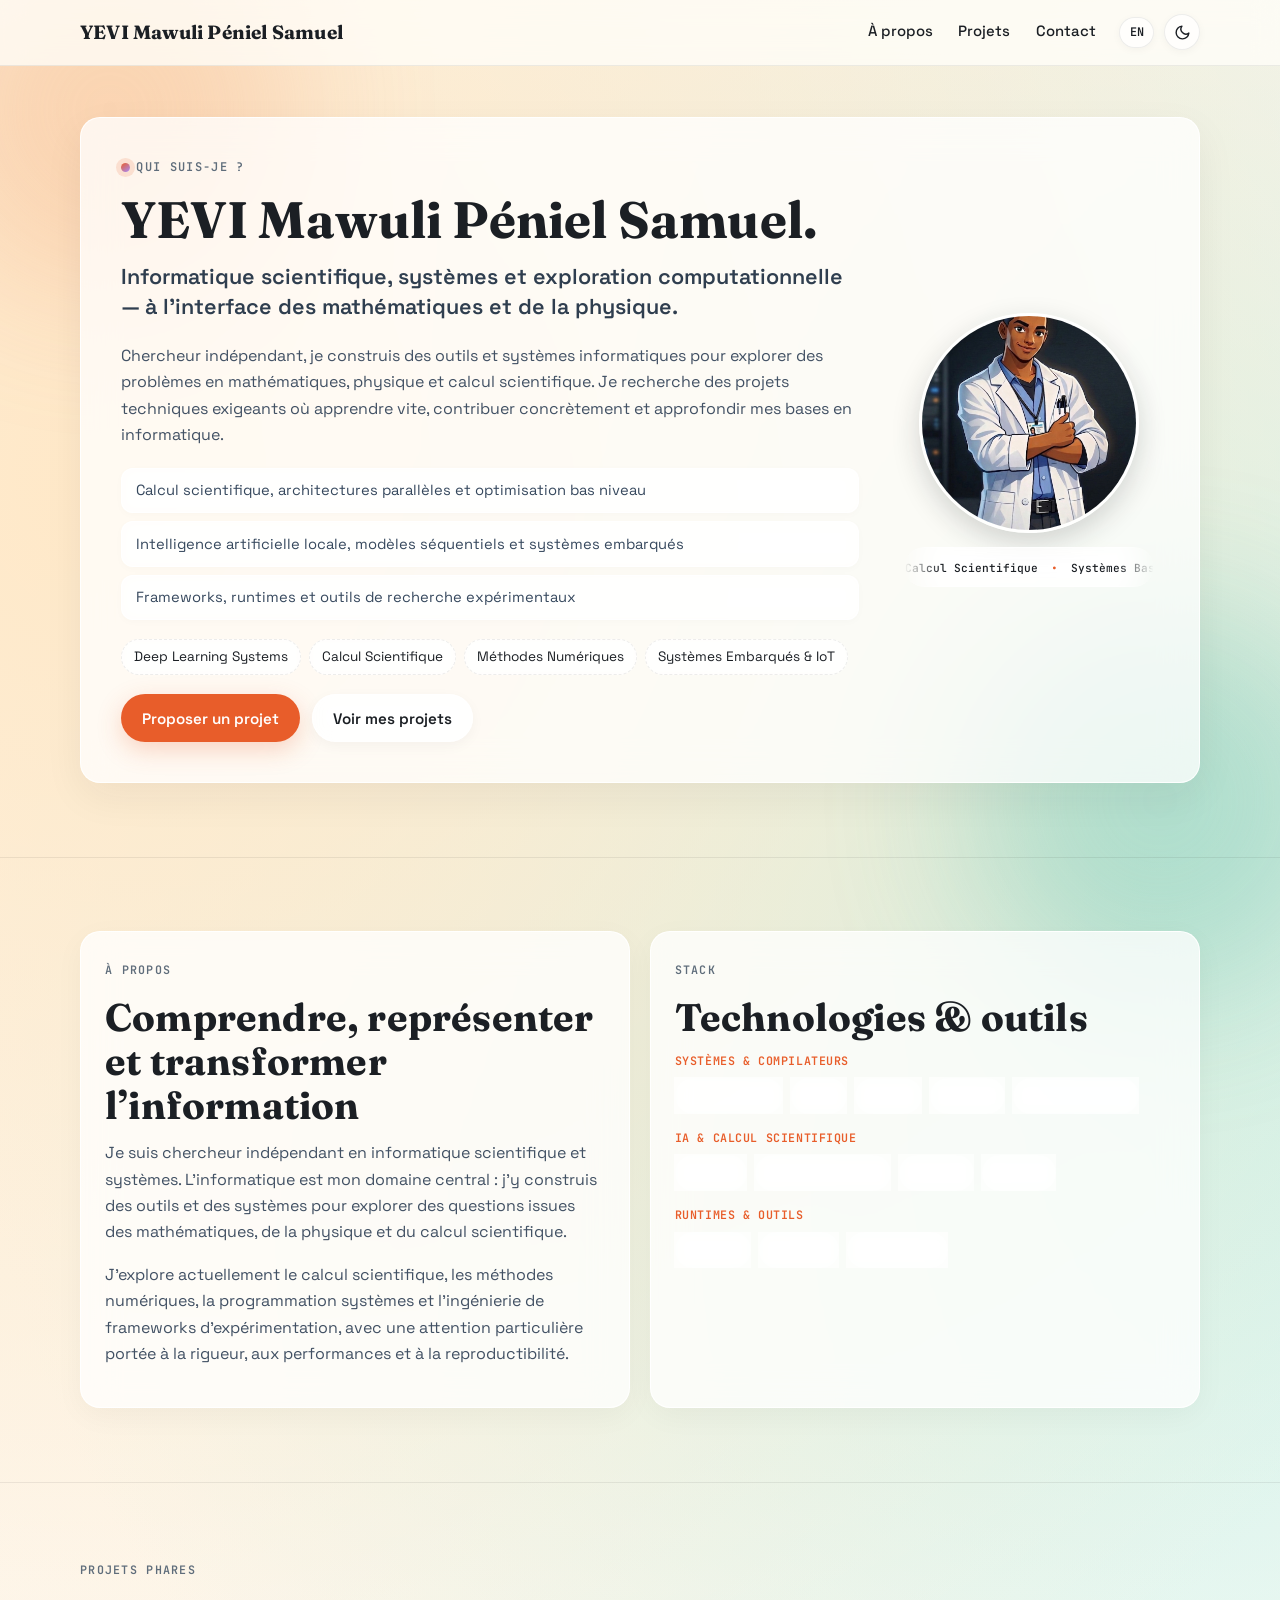
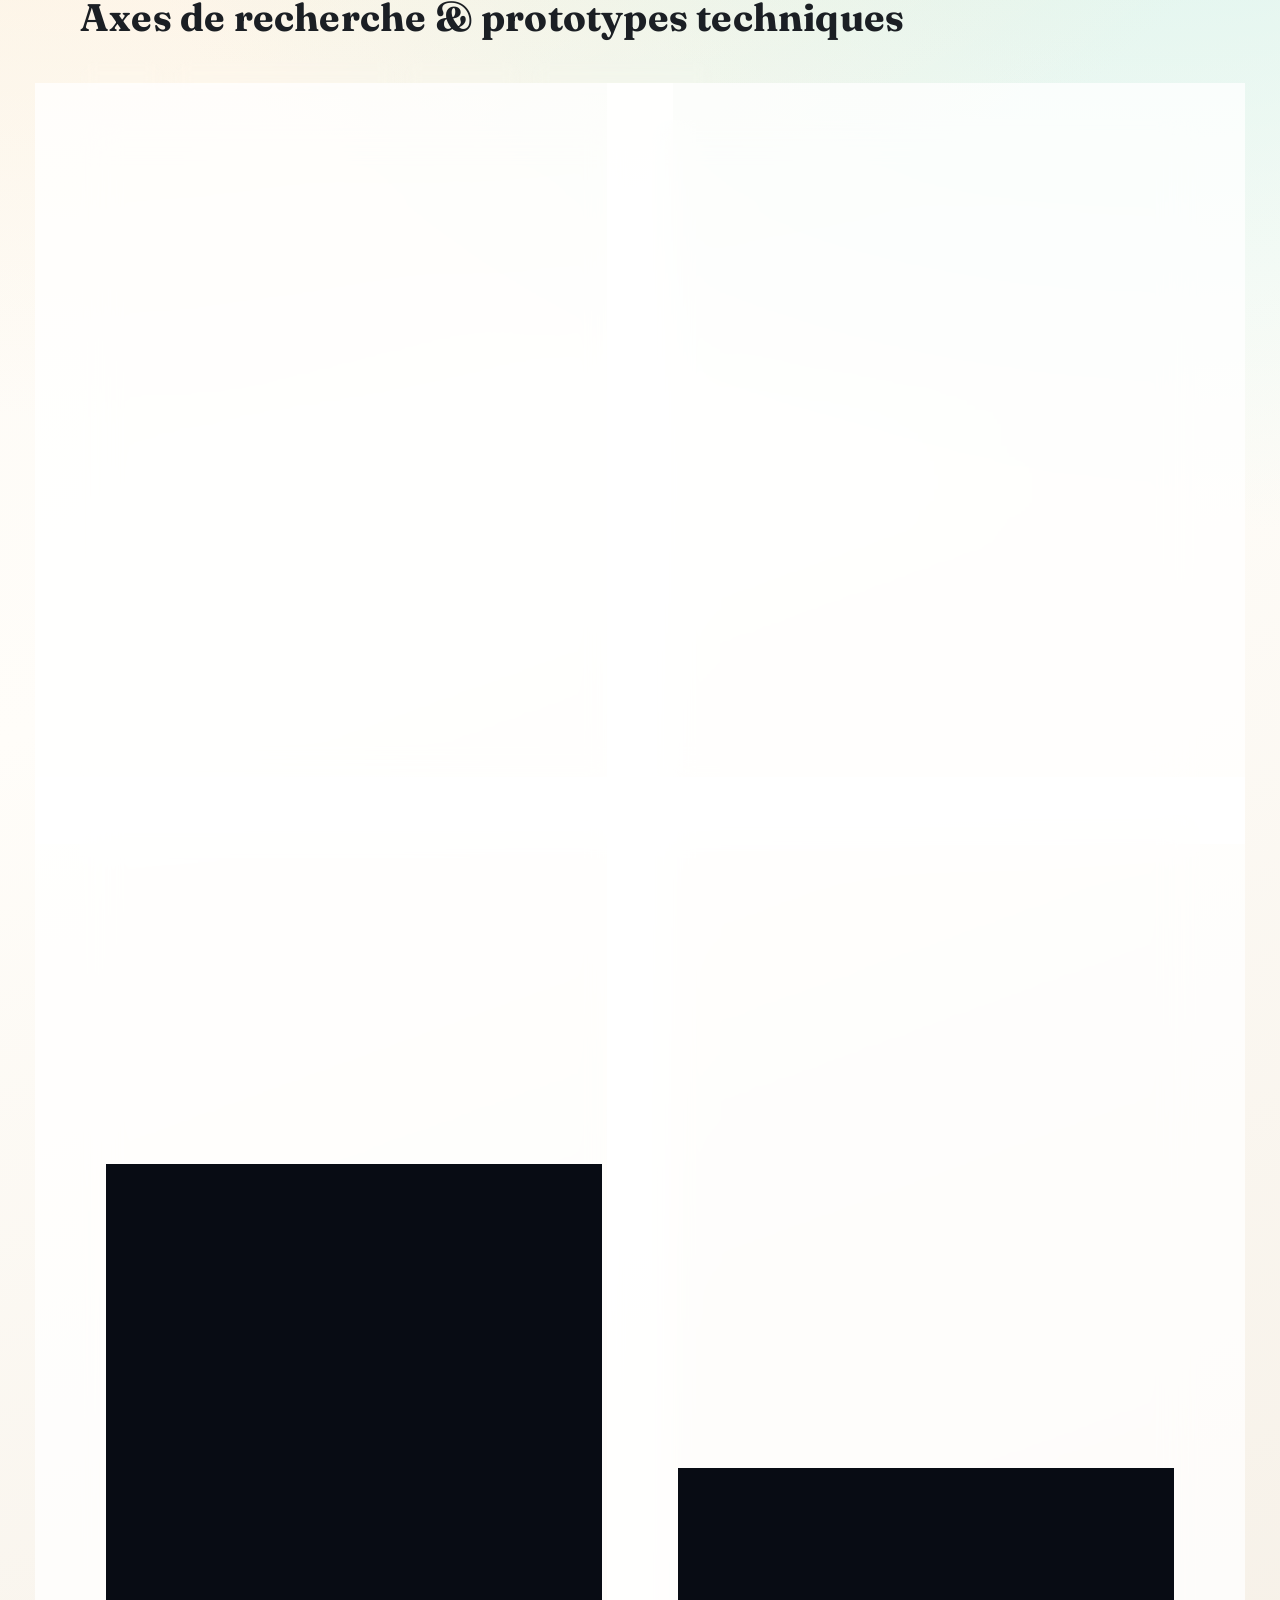
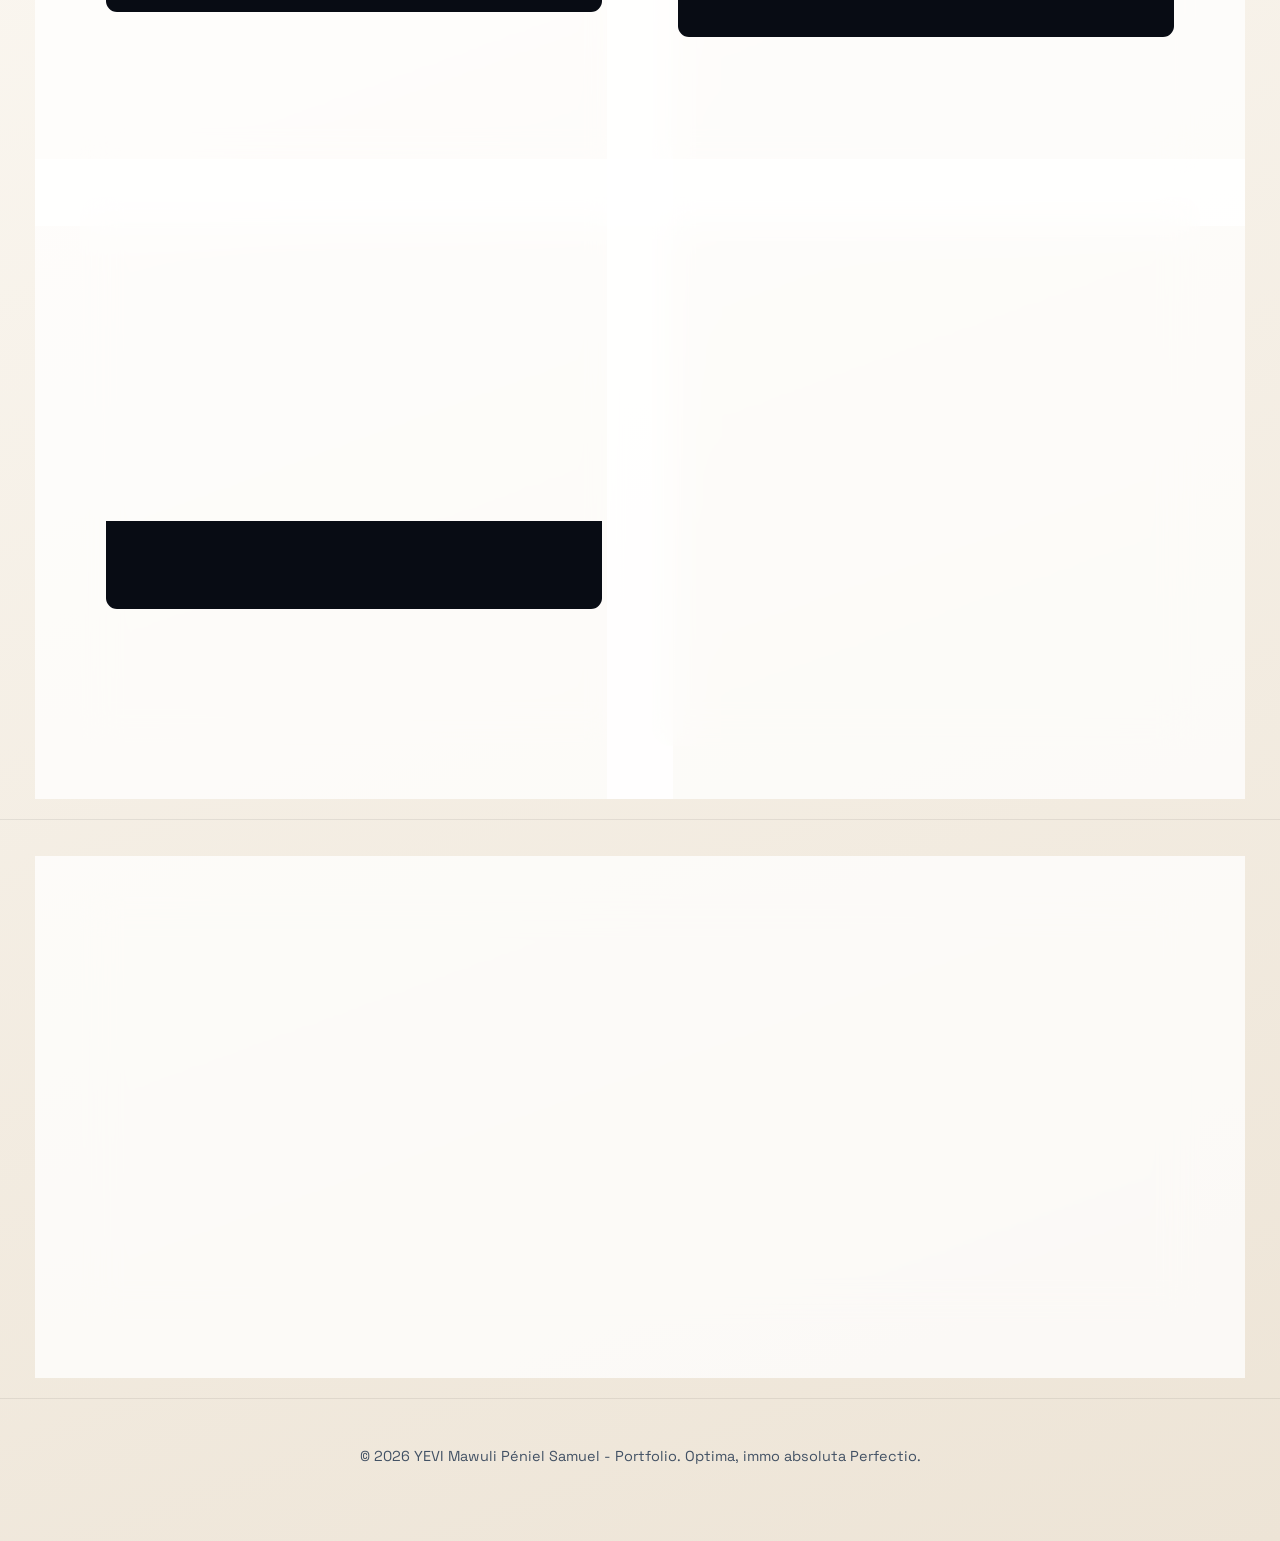
<file: index.html>
<!doctype html>
<html lang="fr">
<head>
	<meta charset="UTF-8" />
	<meta name="viewport" content="width=device-width, initial-scale=1.0" />
	<title>Portfolio - YEVI Mawuli Péniel Samuel</title>
	<meta
		name="description"
		content="Portfolio de YEVI Mawuli Péniel Samuel - chercheur indépendant en mathématiques, physique et informatique, projets de recherche et collaborations."
	/>
	<meta name="author" content="YEVI Mawuli Péniel Samuel" />
	<meta name="robots" content="index, follow, max-image-preview:large" />
	<link rel="canonical" href="https://leumas-nedlog.me/" />
	<link rel="alternate" hreflang="fr" href="https://leumas-nedlog.me/" />
	<link rel="alternate" hreflang="en" href="https://leumas-nedlog.me/en/" />
	<link rel="alternate" hreflang="x-default" href="https://leumas-nedlog.me/" />
	<link rel="icon" type="image/svg+xml" href="assets/img/logo.svg" />

	<!-- Open Graph / Social -->
	<meta property="og:type" content="website" />
	<meta property="og:url" content="https://leumas-nedlog.me/" />
	<meta property="og:title" content="Portfolio - YEVI Mawuli Péniel Samuel" />
	<meta property="og:description" content="Informatique scientifique, systèmes et exploration computationnelle — à l’interface des mathématiques et de la physique." />
	<meta property="og:locale" content="fr_FR" />
	<meta property="og:locale:alternate" content="en_US" />
	<meta property="og:image" content="https://leumas-nedlog.me/assets/img/profile_picture.png" />
	<meta name="twitter:card" content="summary_large_image" />
	<meta name="twitter:title" content="Portfolio - YEVI Mawuli Péniel Samuel" />
	<meta name="twitter:description" content="Informatique scientifique, systèmes et exploration computationnelle — à l’interface des mathématiques et de la physique." />
	<meta name="twitter:image" content="https://leumas-nedlog.me/assets/img/profile_picture.png" />

	<script type="application/ld+json">
	{
		"@context": "https://schema.org",
		"@graph": [
			{
				"@type": "Person",
				"@id": "https://leumas-nedlog.me/#person",
				"name": "YEVI Mawuli Péniel Samuel",
				"url": "https://leumas-nedlog.me/",
				"image": "https://leumas-nedlog.me/assets/img/profile_picture.png",
				"jobTitle": "Chercheur indépendant",
				"description": "Chercheur indépendant en informatique scientifique, programmation systèmes et IA locale.",
				"knowsAbout": ["Calcul scientifique", "Méthodes numériques", "Programmation systèmes", "IA locale", "Systèmes embarqués", "Compilateurs"],
				"sameAs": [
					"https://github.com/goldensam777",
					"https://linkedin.com/in/samuel-yevi-b42071388"
				]
			},
			{
				"@type": "WebSite",
				"@id": "https://leumas-nedlog.me/#website",
				"url": "https://leumas-nedlog.me/",
				"name": "Portfolio de YEVI Mawuli Péniel Samuel",
				"description": "Portfolio de projets en informatique scientifique, systèmes, IA locale et recherche computationnelle.",
				"inLanguage": "fr-FR",
				"publisher": {"@id": "https://leumas-nedlog.me/#person"}
			},
			{
				"@type": "WebPage",
				"@id": "https://leumas-nedlog.me/#webpage",
				"url": "https://leumas-nedlog.me/",
				"name": "Portfolio - YEVI Mawuli Péniel Samuel",
				"isPartOf": {"@id": "https://leumas-nedlog.me/#website"},
				"about": {"@id": "https://leumas-nedlog.me/#person"},
				"inLanguage": "fr-FR"
			}
		]
	}
	</script>

	<!-- Fonts & CSS -->
	<link rel="preconnect" href="https://fonts.googleapis.com" />
	<link rel="preconnect" href="https://fonts.gstatic.com" crossorigin />
	<link rel="stylesheet" href="assets/css/style.css" />

	<script>
		(function() {
			try {
				var saved = localStorage.getItem('theme');
				var systemDark = window.matchMedia('(prefers-color-scheme: dark)').matches;
				var theme = saved || (systemDark ? 'dark' : 'light');
				document.documentElement.setAttribute('data-theme', theme);
			} catch (e) {}
		})();
	</script>
</head>
<body>
	<div class="shape a" aria-hidden="true"></div>
	<div class="shape b" aria-hidden="true"></div>

	<header class="topbar">
		<div class="container topbar-inner">
			<p class="brand">YEVI Mawuli Péniel Samuel</p>
			<div class="topbar-right">
				<nav class="nav" aria-label="Navigation principale">
					<a href="#a-propos">À propos</a>
					<a href="#projets">Projets</a>
					<a href="#contact">Contact</a>
				</nav>
				<div class="topbar-actions">
					<a class="lang-switch-btn" href="en/" aria-label="Switch to English version" title="English version">EN</a>
					<button id="themeToggle" class="theme-toggle-btn" type="button" aria-label="Basculer entre mode clair et sombre" title="Changer de thème">
						<svg class="icon-sun" width="17" height="17" viewBox="0 0 24 24" fill="none" stroke="currentColor" stroke-width="2" stroke-linecap="round" stroke-linejoin="round">
							<circle cx="12" cy="12" r="5"></circle>
							<line x1="12" y1="1" x2="12" y2="3"></line>
							<line x1="12" y1="21" x2="12" y2="23"></line>
							<line x1="4.22" y1="4.22" x2="5.64" y2="5.64"></line>
							<line x1="18.36" y1="18.36" x2="19.78" y2="19.78"></line>
							<line x1="1" y1="12" x2="3" y2="12"></line>
							<line x1="21" y1="12" x2="23" y2="12"></line>
							<line x1="4.22" y1="19.78" x2="5.64" y2="18.36"></line>
							<line x1="18.36" y1="5.64" x2="19.78" y2="4.22"></line>
						</svg>
						<svg class="icon-moon" width="17" height="17" viewBox="0 0 24 24" fill="none" stroke="currentColor" stroke-width="2" stroke-linecap="round" stroke-linejoin="round">
							<path d="M21 12.79A9 9 0 1 1 11.21 3 7 7 0 0 0 21 12.79z"></path>
						</svg>
					</button>
				</div>
			</div>
		</div>
	</header>

	<main>
		<section class="hero-lab">
			<div class="container hero-lab-shell">
				<article class="lab-main reveal">
					<div class="lab-content">
						<span class="hero-kicker"><span class="dot" aria-hidden="true"></span>Qui suis-je ?</span>
						<h1>YEVI Mawuli Péniel Samuel.</h1>
						<p class="hero-subtitle">Informatique scientifique, systèmes et exploration computationnelle — à l’interface des mathématiques et de la physique.</p>
						<p class="hero-summary">
							Chercheur indépendant, je construis des outils et systèmes informatiques pour
							explorer des problèmes en mathématiques, physique et calcul scientifique. Je recherche des
							projets techniques exigeants où apprendre vite, contribuer concrètement et approfondir mes
							bases en informatique.
						</p>
						<ul class="research-points">
							<li>Calcul scientifique, architectures parallèles et optimisation bas niveau</li>
							<li>Intelligence artificielle locale, modèles séquentiels et systèmes embarqués</li>
							<li>Frameworks, runtimes et outils de recherche expérimentaux</li>
						</ul>
						<div class="stack">
							<span class="chip">Deep Learning Systems</span>
							<span class="chip">Calcul Scientifique</span>
							<span class="chip">Méthodes Numériques</span>
							<span class="chip">Systèmes Embarqués &amp; IoT</span>
						</div>
						<div class="cta-row">
							<a class="btn primary" href="#contact">Proposer un projet</a>
							<a class="btn secondary" href="https://github.com/goldensam777" target="_blank" rel="noreferrer">
								Voir mes projets
							</a>
						</div>
					</div>
					<figure class="profile-orbit" aria-label="Portrait de YEVI Mawuli Péniel Samuel">
						<img src="assets/img/profile_picture.png" alt="Portrait de YEVI Mawuli Péniel Samuel" />
						<div class="marquee-track" aria-hidden="true">
							<div class="marquee-content">
								<span>Calcul Scientifique</span> <span class="dot-sep">•</span>
								<span>Systèmes Bas-Niveau</span> <span class="dot-sep">•</span>
								<span>IA Locale &amp; Edge</span> <span class="dot-sep">•</span>
								<span>Compilateurs LLVM</span> <span class="dot-sep">•</span>
								<span>Optima, immo absoluta perfectio</span> <span class="dot-sep">•</span>
								<span>Calcul Scientifique</span> <span class="dot-sep">•</span>
								<span>Systèmes Bas-Niveau</span> <span class="dot-sep">•</span>
								<span>IA Locale &amp; Edge</span> <span class="dot-sep">•</span>
								<span>Compilateurs LLVM</span> <span class="dot-sep">•</span>
								<span>Optima, immo absoluta perfectio</span> <span class="dot-sep">•</span>
							</div>
						</div>
					</figure>
				</article>
			</div>
		</section>

		<section id="a-propos">
			<div class="container grid-2">
				<article class="card reveal">
					<span class="eyebrow">À propos</span>
					<h2>Comprendre, représenter et transformer l’information</h2>
					<p>
						Je suis chercheur indépendant en informatique scientifique et systèmes.
						L’informatique est mon domaine central : j’y construis des outils et des systèmes pour
						explorer des questions issues des mathématiques, de la physique et du calcul scientifique.
					</p>
					<p>
						J’explore actuellement le calcul scientifique, les méthodes numériques, la programmation
						systèmes et l’ingénierie de frameworks d’expérimentation, avec une attention particulière
						portée à la rigueur, aux performances et à la reproductibilité.
					</p>
				</article>
				<article class="card reveal">
					<span class="eyebrow">Stack</span>
					<h2>Technologies &amp; outils</h2>
					<div class="skills-matrix">
						<div class="skill-group">
							<span class="skill-group-title">Systèmes &amp; Compilateurs</span>
							<div class="chips">
								<span class="chip">C / C++ (C11)</span>
								<span class="chip">Rust</span>
								<span class="chip">OCaml</span>
								<span class="chip">LLVM IR</span>
								<span class="chip">Linux / Valgrind</span>
							</div>
						</div>
						<div class="skill-group">
							<span class="skill-group-title">IA &amp; Calcul Scientifique</span>
							<div class="chips">
								<span class="chip">Python</span>
								<span class="chip">llama.cpp / GGUF</span>
								<span class="chip">Unsloth</span>
								<span class="chip">FastAPI</span>
							</div>
						</div>
						<div class="skill-group">
							<span class="skill-group-title">Runtimes &amp; Outils</span>
							<div class="chips">
								<span class="chip">Tauri v2</span>
								<span class="chip">Electron</span>
								<span class="chip">Git / GitHub</span>
							</div>
						</div>
					</div>
				</article>
			</div>
		</section>

		<section id="projets">
			<div class="container">
				<span class="eyebrow">Projets phares</span>
				<h2>Axes de recherche &amp; prototypes techniques</h2>

				<div class="project-filter-bar">
					<button class="filter-btn active" type="button" data-filter="all">Tous (6)</button>
					<button class="filter-btn" type="button" data-filter="systems">Systèmes &amp; Compilateurs (2)</button>
					<button class="filter-btn" type="button" data-filter="ai">IA &amp; Edge (2)</button>
					<button class="filter-btn" type="button" data-filter="scientific">Recherche &amp; Calcul (2)</button>
				</div>

				<div class="project-board">
					<article class="card project reveal" data-category="ai">
						<div class="project-head">
							<h3>Bissi - Agent d’IA local-first et 100% hors ligne</h3>
							<a class="project-commit-tag" href="https://github.com/Smart-Learn-Squad/bissi" target="_blank" rel="noreferrer" data-repo="Smart-Learn-Squad/bissi" title="Dernier commit sur le dépôt">
								<svg class="icon-git-commit" width="13" height="13" viewBox="0 0 24 24" fill="none" stroke="currentColor" stroke-width="2" stroke-linecap="round" stroke-linejoin="round" aria-hidden="true">
									<circle cx="12" cy="12" r="4"></circle>
									<line x1="1.05" y1="12" x2="7" y2="12"></line>
									<line x1="17.01" y1="12" x2="22.96" y2="12"></line>
								</svg>
								<span class="commit-label">Commit :</span>
								<span class="commit-date">Lun. 18 mai 2026</span>
							</a>
						</div>
						<p class="project-summary">
							Assistant IA privé conçu pour l'équité numérique (Afrique de l'Ouest) : modèle Gemma 4 E2B fine-tuné avec Unsloth, quantifié en Q4_K_M (3.2 Go), exécuté localement via llama.cpp et FastAPI, avec support documentaire et rendu LaTeX KaTeX sur Electron.
						</p>
						<div class="project-preview">
							<img src="assets/img/bissi_dark.png" alt="Interface de l'agent IA Bissi en mode sombre" loading="lazy" />
						</div>
						<p class="project-stack"><strong>Stack:</strong> Gemma 4 E2B, Unsloth, llama.cpp, FastAPI, Electron, Python</p>
						<p>
							<a href="https://github.com/Smart-Learn-Squad/bissi" target="_blank" rel="noreferrer">Code GitHub</a> · 
							<a href="https://huggingface.co/samsam8623/bissi-gemma4-e2b/tree/main" target="_blank" rel="noreferrer">Modèle Hugging Face</a>
						</p>
					</article>

					<article class="card project reveal" data-category="scientific">
						<div class="project-head">
							<h3>Mercuria - Notebook d'expérimentation reproductible</h3>
							<a class="project-commit-tag" href="https://github.com/leumas-labs/mercuria" target="_blank" rel="noreferrer" data-repo="leumas-labs/mercuria" title="Dernier commit sur le dépôt">
								<svg class="icon-git-commit" width="13" height="13" viewBox="0 0 24 24" fill="none" stroke="currentColor" stroke-width="2" stroke-linecap="round" stroke-linejoin="round" aria-hidden="true">
									<circle cx="12" cy="12" r="4"></circle>
									<line x1="1.05" y1="12" x2="7" y2="12"></line>
									<line x1="17.01" y1="12" x2="22.96" y2="12"></line>
								</svg>
								<span class="commit-label">Commit :</span>
								<span class="commit-date">Jeu. 23 juil. 2026</span>
							</a>
						</div>
						<p class="project-summary">
							Environnement d'expérimentation scientifique orienté preuve : formulation d'hypothèses Python personnalisées, exécution sandboxée et suivi précis des deltas de métriques entre résultats attendus et observés.
						</p>
						<div class="project-preview">
							<img src="assets/img/mercuria_preview.png" alt="Interface de Mercuria - Notebook d'expérimentation reproductible" loading="lazy" />
						</div>
						<p class="project-stack"><strong>Stack:</strong> Rust, Tauri v2, TypeScript, Vite, Python subprocess</p>
						<p><a href="https://github.com/leumas-labs/mercuria" target="_blank" rel="noreferrer">Voir le projet</a></p>
					</article>

					<article class="card project reveal" data-category="systems">
						<div class="project-head">
							<h3>Onyx - Langage Polyvalent pour la recherche, le calcul numérique et l'IA</h3>
							<a class="project-commit-tag" href="https://github.com/goldensam777/onyx" target="_blank" rel="noreferrer" data-repo="goldensam777/onyx" title="Dernier commit sur le dépôt">
								<svg class="icon-git-commit" width="13" height="13" viewBox="0 0 24 24" fill="none" stroke="currentColor" stroke-width="2" stroke-linecap="round" stroke-linejoin="round" aria-hidden="true">
									<circle cx="12" cy="12" r="4"></circle>
									<line x1="1.05" y1="12" x2="7" y2="12"></line>
									<line x1="17.01" y1="12" x2="22.96" y2="12"></line>
								</svg>
								<span class="commit-label">Commit :</span>
								<span class="commit-date">Lun. 19 oct. 2026</span>
							</a>
						</div>
						<p class="project-summary">
							Conception d'un langage de programmation moderne alliant syntaxe compacte, performance et expressivité.
							Onyx introduit le support natif des tenseurs multidimensionnels (<code>arr</code>), une inférence de types prévisible,
							la différentiation automatique (autodiff) et un modèle d'exécution adapté à l'IA et au calcul scientifique.
						</p>
						<div class="code-editor">
							<div class="editor-header">
								<div class="editor-left">
									<div class="editor-dots">
										<span class="dot-red"></span>
										<span class="dot-yellow"></span>
										<span class="dot-green"></span>
									</div>
									<span class="editor-title">micrograd.onx</span>
								</div>
								<button class="copy-btn" type="button" aria-label="Copier le code" onclick="copyCode(this)">
									<svg class="icon-copy" width="13" height="13" viewBox="0 0 24 24" fill="none" stroke="currentColor" stroke-width="2" stroke-linecap="round" stroke-linejoin="round"><rect x="9" y="9" width="13" height="13" rx="2" ry="2"></rect><path d="M5 15H4a2 2 0 0 1-2-2V4a2 2 0 0 1 2-2h9a2 2 0 0 1 2 2v1"></path></svg>
									<svg class="icon-check" width="13" height="13" viewBox="0 0 24 24" fill="none" stroke="currentColor" stroke-width="2" stroke-linecap="round" stroke-linejoin="round"><polyline points="20 6 9 17 4 12"></polyline></svg>
									<span>Copier</span>
								</button>
							</div>
							<pre class="editor-body"><code><span class="el-cm">(&lt; Graphe computationnel &amp; autodiff : méthodes d'instance et de classe &gt;)</span>
<span class="el-kw">class</span> <span class="el-ty">Value</span>:
    <span class="el-dc">#from</span>(* data: <span class="el-ty">real</span>, children: <span class="el-ty">tuple</span> = (), op: <span class="el-ty">string</span> = <span class="el-st">""</span>)
    .<span class="el-fn">grad</span>: <span class="el-ty">real</span> = <span class="el-hn">0.0</span>

    .<span class="el-fn">mul</span>(other: <span class="el-ty">Value</span>) -&gt; <span class="el-ty">Value</span>:
        =&gt; <span class="el-ty">Value</span>(.data * other.data, (self, other), <span class="el-st">"*"</span>)

    .<span class="el-fn">backward_mul</span>(left: <span class="el-ty">Value</span>, right: <span class="el-ty">Value</span>) -&gt; <span class="el-ty">none</span>:
        left.grad = left.grad + .grad * right.data
        right.grad = right.grad + .grad * left.data
        =&gt; <span class="el-kw">none</span>

    cls.<span class="el-fn">constant</span>(val: <span class="el-ty">real</span>) -&gt; <span class="el-ty">Value</span>:
        =&gt; <span class="el-ty">Value</span>(val, (), <span class="el-st">"const"</span>)

<span class="el-cm">(&lt; y = w * x + b : inférence &amp; rétropropagation &gt;)</span>
product: <span class="el-ty">Value</span> = w.<span class="el-fn">mul</span>(x)
output: <span class="el-ty">Value</span> = product.<span class="el-fn">add</span>(b)
output.grad = <span class="el-hn">1.0</span>
product.<span class="el-fn">backward_mul</span>(w, x)</code></pre>
						</div>
						<p class="project-stack"><strong>Stack:</strong> Conception de langage, Tenseurs (arr), Calcul numérique, Autodiff</p>
						<p><a href="https://github.com/goldensam777/onyx" target="_blank" rel="noreferrer">Voir le projet</a></p>
					</article>

					<article class="card project reveal" data-category="systems">
						<div class="project-head">
							<h3>logariasmós - Bibliothèque de calcul scientifique en C11</h3>
							<a class="project-commit-tag" href="https://github.com/goldensam777/logariasmos" target="_blank" rel="noreferrer" data-repo="goldensam777/logariasmos" title="Dernier commit sur le dépôt">
								<svg class="icon-git-commit" width="13" height="13" viewBox="0 0 24 24" fill="none" stroke="currentColor" stroke-width="2" stroke-linecap="round" stroke-linejoin="round" aria-hidden="true">
									<circle cx="12" cy="12" r="4"></circle>
									<line x1="1.05" y1="12" x2="7" y2="12"></line>
									<line x1="17.01" y1="12" x2="22.96" y2="12"></line>
								</svg>
								<span class="commit-label">Commit :</span>
								<span class="commit-date">Lun. 24 août 2026</span>
							</a>
						</div>
						<p class="project-summary">
							Socle scientifique modulaire pour algèbre linéaire/bilinéaire, intégration numérique
							et probabilités, avec gestion mémoire stricte, tests unitaires cmocka et profilage Valgrind.
						</p>
						<div class="code-editor">
							<div class="editor-header">
								<div class="editor-left">
									<div class="editor-dots">
										<span class="dot-red"></span>
										<span class="dot-yellow"></span>
										<span class="dot-green"></span>
									</div>
									<span class="editor-title">bilinear.c</span>
								</div>
								<button class="copy-btn" type="button" aria-label="Copier le code" onclick="copyCode(this)">
									<svg class="icon-copy" width="13" height="13" viewBox="0 0 24 24" fill="none" stroke="currentColor" stroke-width="2" stroke-linecap="round" stroke-linejoin="round"><rect x="9" y="9" width="13" height="13" rx="2" ry="2"></rect><path d="M5 15H4a2 2 0 0 1-2-2V4a2 2 0 0 1 2-2h9a2 2 0 0 1 2 2v1"></path></svg>
									<svg class="icon-check" width="13" height="13" viewBox="0 0 24 24" fill="none" stroke="currentColor" stroke-width="2" stroke-linecap="round" stroke-linejoin="round"><polyline points="20 6 9 17 4 12"></polyline></svg>
									<span>Copier</span>
								</button>
							</div>
							<pre class="editor-body"><code><span class="el-cm">// Allocation explicite &amp; vérification de tag d'intégrité (magic)</span>
<span class="el-ty">matrix_t</span> A = <span class="el-fn">matrix_from</span>(<span class="el-hn">3</span>, <span class="el-hn">3</span>, (<span class="el-ty">double</span>[]){<span class="el-hn">1</span>, <span class="el-hn">0</span>, <span class="el-hn">0</span>, <span class="el-hn">0</span>, <span class="el-hn">1</span>, <span class="el-hn">0</span>, <span class="el-hn">0</span>, <span class="el-hn">0</span>, <span class="el-hn">1</span>});
<span class="el-ty">tensor_t</span> T = <span class="el-fn">tensor_contract</span>(&amp;A, &amp;B, <span class="el-hn">1</span>, <span class="el-hn">0</span>);

<span class="el-kw">if</span> (<span class="el-fn">matrix_is_valid</span>(&amp;A) &amp;&amp; <span class="el-fn">last_status</span>() == <span class="el-ty">STATUS_OK</span>) {
    <span class="el-fn">matrix_destroy</span>(&amp;A); <span class="el-cm">// 0 fuite mémoire certifiée Valgrind</span>
}</code></pre>
						</div>
						<p class="project-stack"><strong>Stack:</strong> C11, Makefile, cmocka, valgrind, Linux</p>
						<p><a href="https://github.com/goldensam777/logariasmos" target="_blank" rel="noreferrer">Voir le projet</a></p>
					</article>

					<article class="card project reveal" data-category="ai">
						<div class="project-head">
							<h3>Automaton Universale - Runtime pour Edge AI & Robotique</h3>
							<a class="project-commit-tag" href="https://github.com/goldensam777/automaton" target="_blank" rel="noreferrer" data-repo="goldensam777/automaton" title="Dernier commit sur le dépôt">
								<svg class="icon-git-commit" width="13" height="13" viewBox="0 0 24 24" fill="none" stroke="currentColor" stroke-width="2" stroke-linecap="round" stroke-linejoin="round" aria-hidden="true">
									<circle cx="12" cy="12" r="4"></circle>
									<line x1="1.05" y1="12" x2="7" y2="12"></line>
									<line x1="17.01" y1="12" x2="22.96" y2="12"></line>
								</svg>
								<span class="commit-label">Commit :</span>
								<span class="commit-date">Mar. 25 août 2026</span>
							</a>
						</div>
						<p class="project-summary">
							Framework d'automates découplant perception (inférence IA), décision (cœur déterministe) et action (organes physiques et garde-fous de sécurité) pour systèmes embarqués critiques.
						</p>
						<div class="code-editor">
							<div class="editor-header">
								<div class="editor-left">
									<div class="editor-dots">
										<span class="dot-red"></span>
										<span class="dot-yellow"></span>
										<span class="dot-green"></span>
									</div>
									<span class="editor-title">controller.py</span>
								</div>
								<button class="copy-btn" type="button" aria-label="Copier le code" onclick="copyCode(this)">
									<svg class="icon-copy" width="13" height="13" viewBox="0 0 24 24" fill="none" stroke="currentColor" stroke-width="2" stroke-linecap="round" stroke-linejoin="round"><rect x="9" y="9" width="13" height="13" rx="2" ry="2"></rect><path d="M5 15H4a2 2 0 0 1-2-2V4a2 2 0 0 1 2-2h9a2 2 0 0 1 2 2v1"></path></svg>
									<svg class="icon-check" width="13" height="13" viewBox="0 0 24 24" fill="none" stroke="currentColor" stroke-width="2" stroke-linecap="round" stroke-linejoin="round"><polyline points="20 6 9 17 4 12"></polyline></svg>
									<span>Copier</span>
								</button>
							</div>
							<pre class="editor-body"><code><span class="el-kw">from</span> automata <span class="el-kw">import</span> <span class="el-ty">Automaton</span>
 
app = <span class="el-ty">Automaton</span>(model=<span class="el-st">"edge_obstacle_q4.onnx"</span>, name=<span class="el-st">"Titan-Rover"</span>)</code></pre>
						</div>
						<p class="project-stack"><strong>Stack:</strong> Python 3.9+, Edge AI, architectures cyber-physiques</p>
						<p><a href="https://github.com/goldensam777/automaton" target="_blank" rel="noreferrer">Voir le projet</a></p>
					</article>

					<article class="card project reveal" data-category="scientific">
						<div class="project-head">
							<h3>Graphy - Bibliothèque de théorie des graphes</h3>
							<a class="project-commit-tag" href="https://github.com/goldensam777/graphy" target="_blank" rel="noreferrer" data-repo="goldensam777/graphy" title="Dernier commit sur le dépôt">
								<svg class="icon-git-commit" width="13" height="13" viewBox="0 0 24 24" fill="none" stroke="currentColor" stroke-width="2" stroke-linecap="round" stroke-linejoin="round" aria-hidden="true">
									<circle cx="12" cy="12" r="4"></circle>
									<line x1="1.05" y1="12" x2="7" y2="12"></line>
									<line x1="17.01" y1="12" x2="22.96" y2="12"></line>
								</svg>
								<span class="commit-label">Commit :</span>
								<span class="commit-date">Mer. 22 juil. 2026</span>
							</a>
						</div>
						<p class="project-summary">
							Bibliothèque pour la modélisation, manipulation et analyse de graphes complexes, avec architecture extensible pour les algorithmes d'optimisation et de parcours.
						</p>
						<div class="code-editor">
							<div class="editor-header">
								<div class="editor-left">
									<div class="editor-dots">
										<span class="dot-red"></span>
										<span class="dot-yellow"></span>
										<span class="dot-green"></span>
									</div>
									<span class="editor-title">dijkstra.py</span>
								</div>
								<button class="copy-btn" type="button" aria-label="Copier le code" onclick="copyCode(this)">
									<svg class="icon-copy" width="13" height="13" viewBox="0 0 24 24" fill="none" stroke="currentColor" stroke-width="2" stroke-linecap="round" stroke-linejoin="round"><rect x="9" y="9" width="13" height="13" rx="2" ry="2"></rect><path d="M5 15H4a2 2 0 0 1-2-2V4a2 2 0 0 1 2-2h9a2 2 0 0 1 2 2v1"></path></svg>
									<svg class="icon-check" width="13" height="13" viewBox="0 0 24 24" fill="none" stroke="currentColor" stroke-width="2" stroke-linecap="round" stroke-linejoin="round"><polyline points="20 6 9 17 4 12"></polyline></svg>
									<span>Copier</span>
								</button>
							</div>
							<pre class="editor-body"><code><span class="el-kw">from</span> graphy <span class="el-kw">import</span> <span class="el-ty">Digraph</span>, <span class="el-ty">Arc</span>, <span class="el-fn">dijkstra</span>

g = <span class="el-ty">Digraph</span>()
g.add_arc(<span class="el-ty">Arc</span>(u=<span class="el-st">"α"</span>, v=<span class="el-st">"β"</span>, cost=<span class="el-hn">1.414</span>))
g.add_arc(<span class="el-ty">Arc</span>(u=<span class="el-st">"β"</span>, v=<span class="el-st">"γ"</span>, cost=<span class="el-hn">2.718</span>))

distances, predecessors = <span class="el-fn">dijkstra</span>(g, source=<span class="el-st">"α"</span>)</code></pre>
						</div>
						<p class="project-stack"><strong>Stack:</strong> Python, théorie des graphes, algorithmes</p>
						<p><a href="https://github.com/goldensam777/graphy" target="_blank" rel="noreferrer">Voir le projet</a></p>
					</article>
				</div>
			</div>
		</section>

		<section class="faq">
			<div class="container contact-section">
				<article class="card reveal" id="contact">
					<span class="eyebrow">Contact</span>
					<h2>Ouvert à toute collaboration ou projet</h2>
					<p>
						Je suis ouvert à des collaborations sur des projets de recherche appliquée,
						des frameworks de calcul ou d'expérimentation, et des logiciels scientifiques.
						N'hésitez pas à me contacter pour discuter de vos idées et voir comment nous pouvons travailler ensemble.
					</p>
					<ul class="contact-list">
						<li>Email : <a href="mailto:leumasnedlogdev777@gmail.com">leumasnedlogdev777@gmail.com</a></li>
						<li>LinkedIn : <a href="https://linkedin.com/in/samuel-yevi-b42071388" target="_blank" rel="noreferrer">linkedin.com/in/samuel-yevi-b42071388</a></li>
						<li>GitHub : <a href="https://github.com/goldensam777" target="_blank" rel="noreferrer">https://github.com/goldensam777</a></li>
					</ul>
					<div class="cta-row">
						<a class="btn primary" href="mailto:leumasnedlogdev777@gmail.com">Envoyer un message</a>
					</div>
				</article>
			</div>
		</section>
	</main>

	<footer>
		<div class="container">
			<p>
				© 2026 YEVI Mawuli Péniel Samuel - Portfolio. Optima, immo absoluta Perfectio.
			</p>
		</div>
	</footer>

	<script>
		// Copy code handler
		function copyCode(button) {
			const editor = button.closest('.code-editor');
			const code = editor.querySelector('code').innerText;
			navigator.clipboard.writeText(code).then(() => {
				button.classList.add('copied');
				const span = button.querySelector('span');
				const originalText = span.innerText;
				span.innerText = 'Copié !';
				setTimeout(() => {
					button.classList.remove('copied');
					span.innerText = originalText;
				}, 2000);
			}).catch(err => {
				console.error('Erreur de copie :', err);
			});
		}

		// Dark / Light Theme Toggle
		const themeToggle = document.getElementById('themeToggle');
		if (themeToggle) {
			themeToggle.addEventListener('click', () => {
				const currentTheme = document.documentElement.getAttribute('data-theme') || 'light';
				const nextTheme = currentTheme === 'dark' ? 'light' : 'dark';
				document.documentElement.setAttribute('data-theme', nextTheme);
				localStorage.setItem('theme', nextTheme);
			});
		}

		// Project Category Filtering
		const filterButtons = document.querySelectorAll('.filter-btn');
		const projectCards = document.querySelectorAll('.project-board .project');
		filterButtons.forEach(btn => {
			btn.addEventListener('click', () => {
				filterButtons.forEach(b => b.classList.remove('active'));
				btn.classList.add('active');
				const filter = btn.getAttribute('data-filter');
				projectCards.forEach(card => {
					const category = card.getAttribute('data-category');
					if (filter === 'all' || category === filter) {
						card.classList.remove('is-hidden');
					} else {
						card.classList.add('is-hidden');
					}
				});
			});
		});

		// Dynamic GitHub Last Commit Fetcher
		(function() {
			const commitTags = document.querySelectorAll('.project-commit-tag[data-repo]');
			if (!commitTags.length) return;

			const isEn = (document.documentElement.lang || 'fr').toLowerCase().startsWith('en');
			const CACHE_PREFIX = 'gh_commit_cache_';
			const CACHE_TTL = 15 * 60 * 1000; // 15 minutes

			commitTags.forEach(tag => {
				const repo = tag.getAttribute('data-repo');
				if (!repo) return;

				function updateTag(dateStr, commitUrl, commitMsg) {
					try {
						const d = new Date(dateStr);
						if (isNaN(d.getTime())) return;

						let formatted = d.toLocaleDateString(isEn ? 'en-US' : 'fr-FR', {
							weekday: 'short',
							day: 'numeric',
							month: 'short',
							year: 'numeric'
						});
						formatted = formatted.charAt(0).toUpperCase() + formatted.slice(1);

						const dateSpan = tag.querySelector('.commit-date');
						if (dateSpan) dateSpan.textContent = formatted;

						if (commitUrl) tag.href = commitUrl;

						if (commitMsg) {
							const summary = commitMsg.split('\n')[0].trim();
							tag.setAttribute('title', isEn ? `Latest commit: "${summary}"` : `Dernier commit : « ${summary} »`);
						}
					} catch (e) {}
				}

				// Check cache first
				try {
					const cachedRaw = localStorage.getItem(CACHE_PREFIX + repo);
					if (cachedRaw) {
						const cached = JSON.parse(cachedRaw);
						if (cached && cached.date && (Date.now() - cached.timestamp < CACHE_TTL)) {
							updateTag(cached.date, cached.url, cached.message);
							return;
						}
					}
				} catch (e) {}

				// Fetch from GitHub REST API
				fetch(`https://api.github.com/repos/${repo}/commits?per_page=1`, {
					headers: { 'Accept': 'application/vnd.github.v3+json' }
				})
				.then(res => {
					if (!res.ok) throw new Error(res.status);
					return res.json();
				})
				.then(data => {
					if (Array.isArray(data) && data.length > 0) {
						const item = data[0];
						const date = (item.commit && item.commit.committer && item.commit.committer.date) ||
						             (item.commit && item.commit.author && item.commit.author.date);
						const url = item.html_url || `https://github.com/${repo}/commit/${item.sha}`;
						const message = (item.commit && item.commit.message) || '';

						if (date) {
							updateTag(date, url, message);
							try {
								localStorage.setItem(CACHE_PREFIX + repo, JSON.stringify({
									date,
									url,
									message,
									timestamp: Date.now()
								}));
							} catch (e) {}
						}
					}
				})
				.catch(() => {});
			});
		})();
	</script>
</body>
</html>
</file>
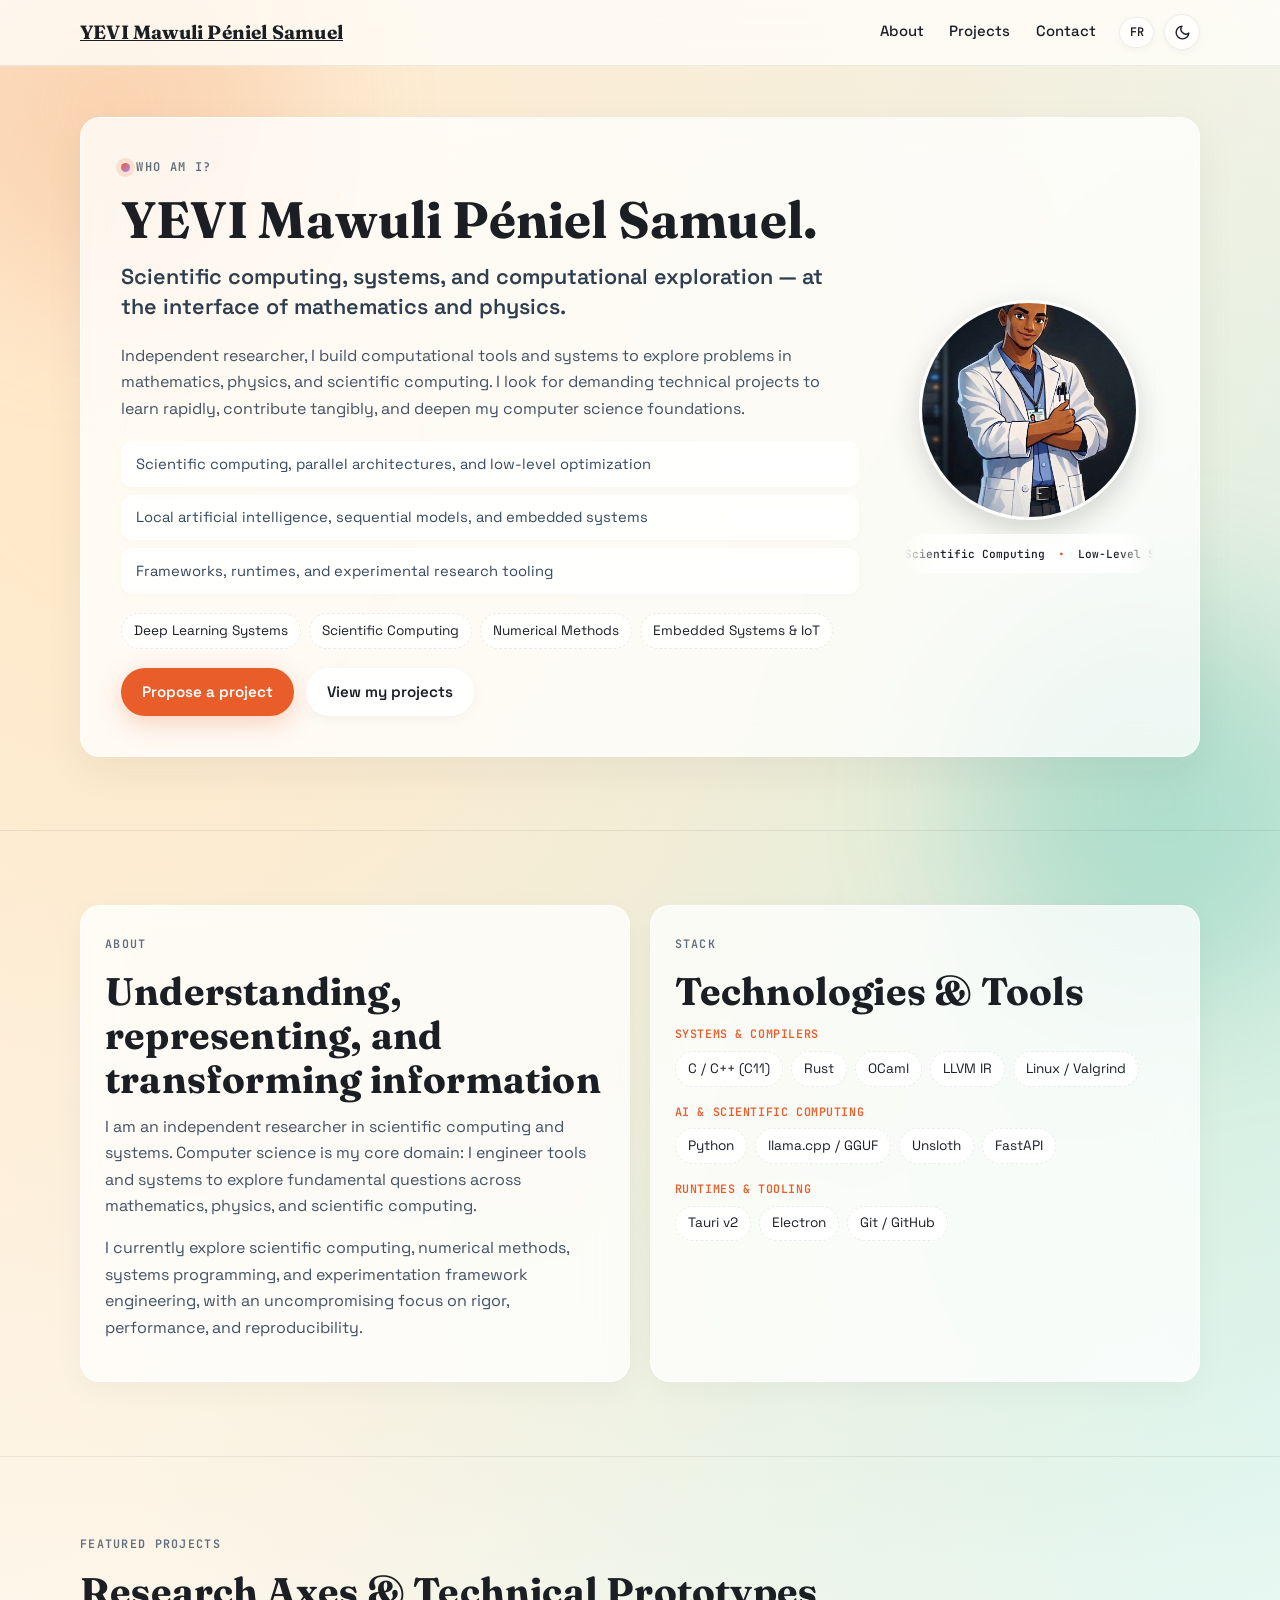
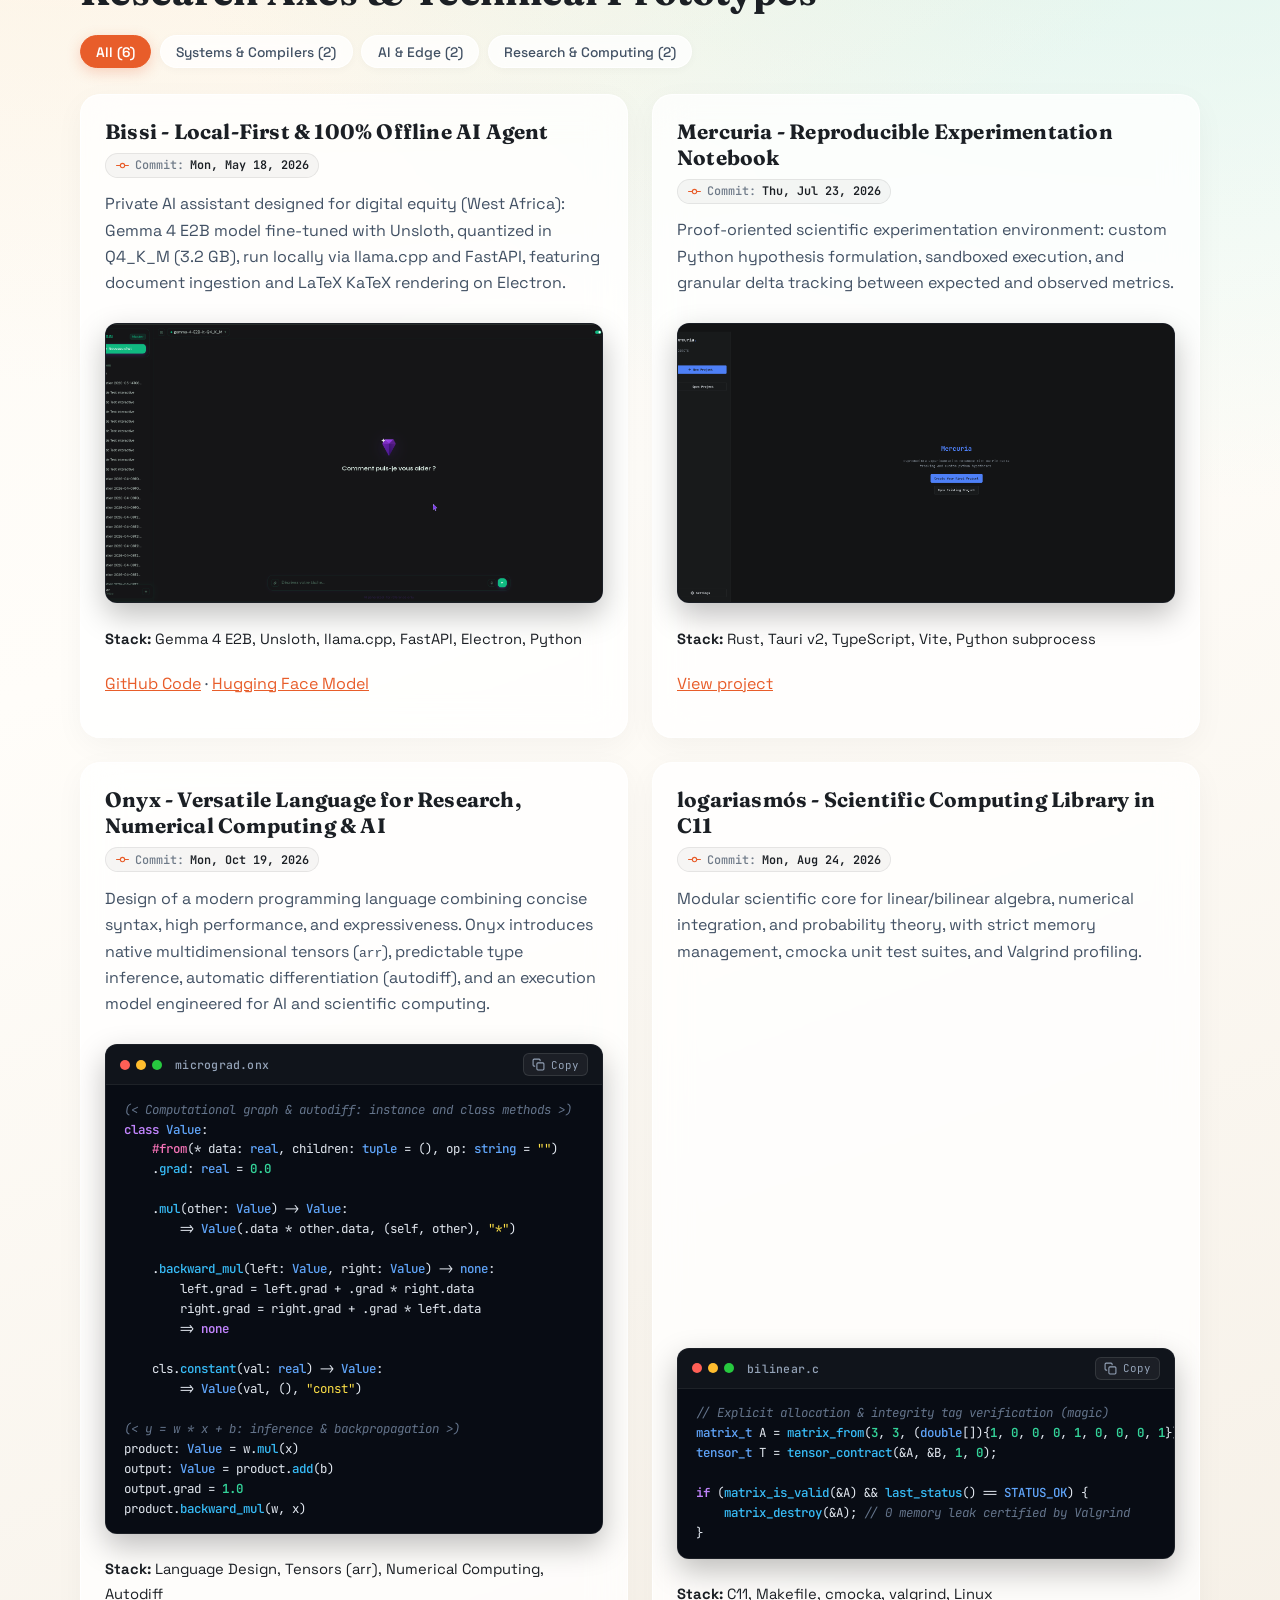
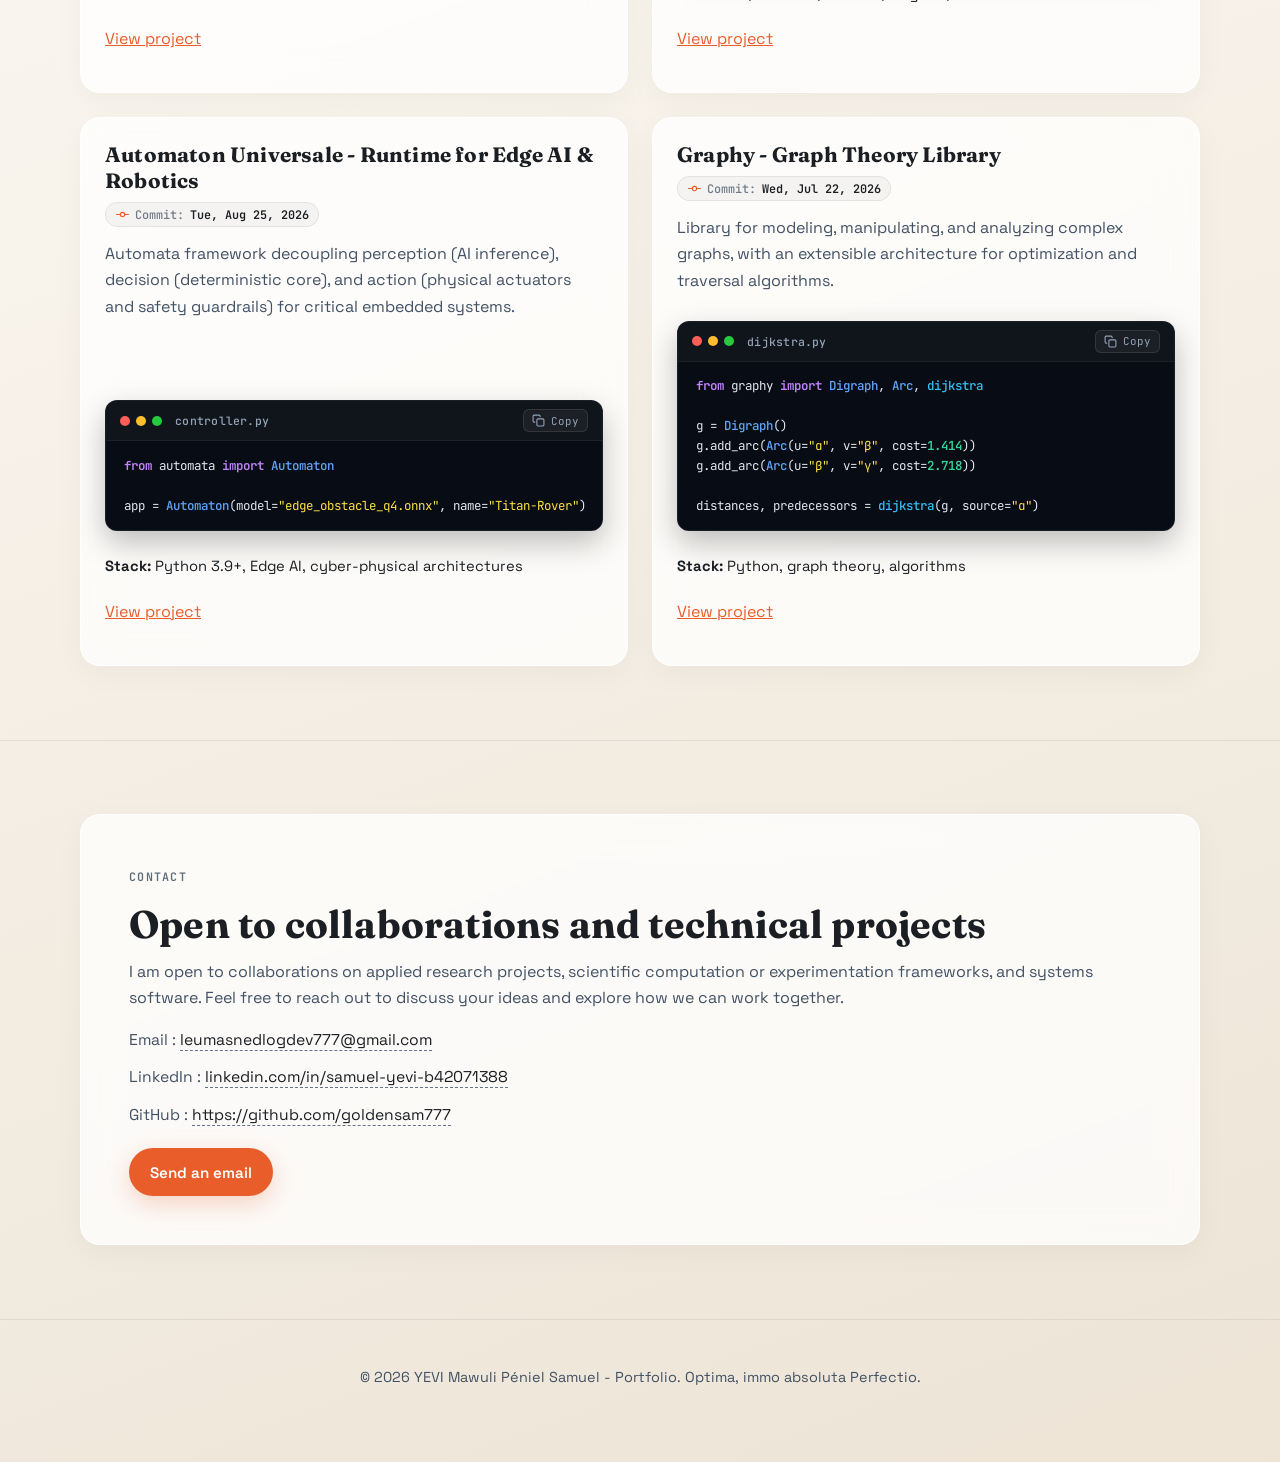
<file: en/index.html>
<!doctype html>
<html lang="en">
<head>
	<meta charset="UTF-8" />
	<meta name="viewport" content="width=device-width, initial-scale=1.0" />
	<title>Portfolio - YEVI Mawuli Péniel Samuel</title>
	<meta
		name="description"
		content="Portfolio of YEVI Mawuli Péniel Samuel - Independent researcher in mathematics, physics and computer science, scientific computing and AI systems."
	/>
	<meta name="author" content="YEVI Mawuli Péniel Samuel" />
	<meta name="robots" content="index, follow, max-image-preview:large" />
	<link rel="canonical" href="https://leumas-nedlog.me/en/" />
	<link rel="alternate" hreflang="fr" href="https://leumas-nedlog.me/" />
	<link rel="alternate" hreflang="en" href="https://leumas-nedlog.me/en/" />
	<link rel="alternate" hreflang="x-default" href="https://leumas-nedlog.me/" />
	<link rel="icon" type="image/svg+xml" href="../assets/img/logo.svg" />

	<!-- Open Graph / Social -->
	<meta property="og:type" content="website" />
	<meta property="og:url" content="https://leumas-nedlog.me/en/" />
	<meta property="og:title" content="Portfolio - YEVI Mawuli Péniel Samuel" />
	<meta property="og:description" content="Scientific computing, systems, and computational exploration — at the interface of mathematics and physics." />
	<meta property="og:locale" content="en_US" />
	<meta property="og:locale:alternate" content="fr_FR" />
	<meta property="og:image" content="https://leumas-nedlog.me/assets/img/profile_picture.png" />
	<meta name="twitter:card" content="summary_large_image" />
	<meta name="twitter:title" content="Portfolio - YEVI Mawuli Péniel Samuel" />
	<meta name="twitter:description" content="Scientific computing, systems, and computational exploration — at the interface of mathematics and physics." />
	<meta name="twitter:image" content="https://leumas-nedlog.me/assets/img/profile_picture.png" />

	<script type="application/ld+json">
	{
		"@context": "https://schema.org",
		"@graph": [
			{
				"@type": "Person",
				"@id": "https://leumas-nedlog.me/#person",
				"name": "YEVI Mawuli Péniel Samuel",
				"url": "https://leumas-nedlog.me/",
				"image": "https://leumas-nedlog.me/assets/img/profile_picture.png",
				"jobTitle": "Independent researcher",
				"description": "Independent researcher in scientific computing, systems programming, and local AI.",
				"knowsAbout": ["Scientific computing", "Numerical methods", "Systems programming", "Local AI", "Embedded systems", "Compilers"],
				"sameAs": [
					"https://github.com/goldensam777",
					"https://linkedin.com/in/samuel-yevi-b42071388"
				]
			},
			{
				"@type": "WebSite",
				"@id": "https://leumas-nedlog.me/#website",
				"url": "https://leumas-nedlog.me/en/",
				"name": "YEVI Mawuli Péniel Samuel Portfolio",
				"description": "Portfolio of projects in scientific computing, systems, local AI, and computational research.",
				"inLanguage": "en-US",
				"publisher": {"@id": "https://leumas-nedlog.me/#person"}
			},
			{
				"@type": "WebPage",
				"@id": "https://leumas-nedlog.me/en/#webpage",
				"url": "https://leumas-nedlog.me/en/",
				"name": "Portfolio - YEVI Mawuli Péniel Samuel",
				"isPartOf": {"@id": "https://leumas-nedlog.me/en/#website"},
				"about": {"@id": "https://leumas-nedlog.me/#person"},
				"inLanguage": "en-US"
			}
		]
	}
	</script>

	<!-- Fonts & CSS -->
	<link rel="preconnect" href="https://fonts.googleapis.com" />
	<link rel="preconnect" href="https://fonts.gstatic.com" crossorigin />
	<link rel="stylesheet" href="../assets/css/style.css" />

	<script>
		(function() {
			try {
				var saved = localStorage.getItem('theme');
				var systemDark = window.matchMedia('(prefers-color-scheme: dark)').matches;
				var theme = saved || (systemDark ? 'dark' : 'light');
				document.documentElement.setAttribute('data-theme', theme);
			} catch (e) {}
		})();
	</script>
</head>
<body>
	<div class="shape a" aria-hidden="true"></div>
	<div class="shape b" aria-hidden="true"></div>

	<header class="topbar">
		<div class="container topbar-inner">
			<a class="brand" href="#">YEVI Mawuli Péniel Samuel</a>
			<div class="topbar-right">
				<nav class="nav" aria-label="Main Navigation">
					<a href="#about">About</a>
					<a href="#projects">Projects</a>
					<a href="#contact">Contact</a>
				</nav>
				<div class="topbar-actions">
					<a class="lang-switch-btn" href="../" aria-label="Version française" title="Version française">FR</a>
					<button id="themeToggle" class="theme-toggle-btn" type="button" aria-label="Toggle between light and dark mode" title="Toggle theme">
						<svg class="icon-sun" width="17" height="17" viewBox="0 0 24 24" fill="none" stroke="currentColor" stroke-width="2" stroke-linecap="round" stroke-linejoin="round">
							<circle cx="12" cy="12" r="5"></circle>
							<line x1="12" y1="1" x2="12" y2="3"></line>
							<line x1="12" y1="21" x2="12" y2="23"></line>
							<line x1="4.22" y1="4.22" x2="5.64" y2="5.64"></line>
							<line x1="18.36" y1="18.36" x2="19.78" y2="19.78"></line>
							<line x1="1" y1="12" x2="3" y2="12"></line>
							<line x1="21" y1="12" x2="23" y2="12"></line>
							<line x1="4.22" y1="19.78" x2="5.64" y2="18.36"></line>
							<line x1="18.36" y1="5.64" x2="19.78" y2="4.22"></line>
						</svg>
						<svg class="icon-moon" width="17" height="17" viewBox="0 0 24 24" fill="none" stroke="currentColor" stroke-width="2" stroke-linecap="round" stroke-linejoin="round">
							<path d="M21 12.79A9 9 0 1 1 11.21 3 7 7 0 0 0 21 12.79z"></path>
						</svg>
					</button>
				</div>
			</div>
		</div>
	</header>

	<main>
		<section class="hero-lab">
			<div class="container hero-lab-shell">
				<article class="lab-main reveal">
					<div class="lab-content">
						<span class="hero-kicker"><span class="dot" aria-hidden="true"></span>Who am I?</span>
						<h1>YEVI Mawuli Péniel Samuel.</h1>
						<p class="hero-subtitle">Scientific computing, systems, and computational exploration — at the interface of mathematics and physics.</p>
						<p class="hero-summary">
							Independent researcher, I build computational tools and systems to explore
							problems in mathematics, physics, and scientific computing. I look for demanding
							technical projects to learn rapidly, contribute tangibly, and deepen my computer
							science foundations.
						</p>
						<ul class="research-points">
							<li>Scientific computing, parallel architectures, and low-level optimization</li>
							<li>Local artificial intelligence, sequential models, and embedded systems</li>
							<li>Frameworks, runtimes, and experimental research tooling</li>
						</ul>
						<div class="stack">
							<span class="chip">Deep Learning Systems</span>
							<span class="chip">Scientific Computing</span>
							<span class="chip">Numerical Methods</span>
							<span class="chip">Embedded Systems &amp; IoT</span>
						</div>
						<div class="cta-row">
							<a class="btn primary" href="#contact">Propose a project</a>
							<a class="btn secondary" href="https://github.com/goldensam777" target="_blank" rel="noreferrer">
								View my projects
							</a>
						</div>
					</div>
					<figure class="profile-orbit" aria-label="Portrait of YEVI Mawuli Péniel Samuel">
						<img src="../assets/img/profile_picture.png" alt="Portrait of YEVI Mawuli Péniel Samuel" />
						<div class="marquee-track" aria-hidden="true">
							<div class="marquee-content">
								<span>Scientific Computing</span> <span class="dot-sep">•</span>
								<span>Low-Level Systems</span> <span class="dot-sep">•</span>
								<span>Local &amp; Edge AI</span> <span class="dot-sep">•</span>
								<span>LLVM Compilers</span> <span class="dot-sep">•</span>
								<span>Optima, immo absoluta perfectio</span> <span class="dot-sep">•</span>
								<span>Scientific Computing</span> <span class="dot-sep">•</span>
								<span>Low-Level Systems</span> <span class="dot-sep">•</span>
								<span>Local &amp; Edge AI</span> <span class="dot-sep">•</span>
								<span>LLVM Compilers</span> <span class="dot-sep">•</span>
								<span>Optima, immo absoluta perfectio</span> <span class="dot-sep">•</span>
							</div>
						</div>
					</figure>
				</article>
			</div>
		</section>

		<section id="about">
			<div class="container grid-2">
				<article class="card reveal">
					<span class="eyebrow">About</span>
					<h2>Understanding, representing, and transforming information</h2>
					<p>
						I am an independent researcher in scientific computing and systems.
						Computer science is my core domain: I engineer tools and systems to explore fundamental
						questions across mathematics, physics, and scientific computing.
					</p>
					<p>
						I currently explore scientific computing, numerical methods, systems programming, and
						experimentation framework engineering, with an uncompromising focus on rigor, performance,
						and reproducibility.
					</p>
				</article>
				<article class="card reveal">
					<span class="eyebrow">Stack</span>
					<h2>Technologies &amp; Tools</h2>
					<div class="skills-matrix">
						<div class="skill-group">
							<span class="skill-group-title">Systems &amp; Compilers</span>
							<div class="chips">
								<span class="chip">C / C++ (C11)</span>
								<span class="chip">Rust</span>
								<span class="chip">OCaml</span>
								<span class="chip">LLVM IR</span>
								<span class="chip">Linux / Valgrind</span>
							</div>
						</div>
						<div class="skill-group">
							<span class="skill-group-title">AI &amp; Scientific Computing</span>
							<div class="chips">
								<span class="chip">Python</span>
								<span class="chip">llama.cpp / GGUF</span>
								<span class="chip">Unsloth</span>
								<span class="chip">FastAPI</span>
							</div>
						</div>
						<div class="skill-group">
							<span class="skill-group-title">Runtimes &amp; Tooling</span>
							<div class="chips">
								<span class="chip">Tauri v2</span>
								<span class="chip">Electron</span>
								<span class="chip">Git / GitHub</span>
							</div>
						</div>
					</div>
				</article>
			</div>
		</section>

		<section id="projects">
			<div class="container">
				<span class="eyebrow">Featured Projects</span>
				<h2>Research Axes &amp; Technical Prototypes</h2>

				<div class="project-filter-bar">
					<button class="filter-btn active" type="button" data-filter="all">All (6)</button>
					<button class="filter-btn" type="button" data-filter="systems">Systems &amp; Compilers (2)</button>
					<button class="filter-btn" type="button" data-filter="ai">AI &amp; Edge (2)</button>
					<button class="filter-btn" type="button" data-filter="scientific">Research &amp; Computing (2)</button>
				</div>

				<div class="project-board">
					<article class="card project reveal" data-category="ai">
						<div class="project-head">
							<h3>Bissi - Local-First &amp; 100% Offline AI Agent</h3>
							<a class="project-commit-tag" href="https://github.com/Smart-Learn-Squad/bissi" target="_blank" rel="noreferrer" data-repo="Smart-Learn-Squad/bissi" title="Latest commit on repository">
								<svg class="icon-git-commit" width="13" height="13" viewBox="0 0 24 24" fill="none" stroke="currentColor" stroke-width="2" stroke-linecap="round" stroke-linejoin="round" aria-hidden="true">
									<circle cx="12" cy="12" r="4"></circle>
									<line x1="1.05" y1="12" x2="7" y2="12"></line>
									<line x1="17.01" y1="12" x2="22.96" y2="12"></line>
								</svg>
								<span class="commit-label">Commit:</span>
								<span class="commit-date">Mon, May 18, 2026</span>
							</a>
						</div>
						<p class="project-summary">
							Private AI assistant designed for digital equity (West Africa): Gemma 4 E2B model fine-tuned with Unsloth, quantized in Q4_K_M (3.2 GB), run locally via llama.cpp and FastAPI, featuring document ingestion and LaTeX KaTeX rendering on Electron.
						</p>
						<div class="project-preview">
							<img src="../assets/img/bissi_dark.png" alt="Bissi AI agent interface in dark mode" loading="lazy" />
						</div>
						<p class="project-stack"><strong>Stack:</strong> Gemma 4 E2B, Unsloth, llama.cpp, FastAPI, Electron, Python</p>
						<p>
							<a href="https://github.com/Smart-Learn-Squad/bissi" target="_blank" rel="noreferrer">GitHub Code</a> · 
							<a href="https://huggingface.co/samsam8623/bissi-gemma4-e2b/tree/main" target="_blank" rel="noreferrer">Hugging Face Model</a>
						</p>
					</article>

					<article class="card project reveal" data-category="scientific">
						<div class="project-head">
							<h3>Mercuria - Reproducible Experimentation Notebook</h3>
							<a class="project-commit-tag" href="https://github.com/leumas-labs/mercuria" target="_blank" rel="noreferrer" data-repo="leumas-labs/mercuria" title="Latest commit on repository">
								<svg class="icon-git-commit" width="13" height="13" viewBox="0 0 24 24" fill="none" stroke="currentColor" stroke-width="2" stroke-linecap="round" stroke-linejoin="round" aria-hidden="true">
									<circle cx="12" cy="12" r="4"></circle>
									<line x1="1.05" y1="12" x2="7" y2="12"></line>
									<line x1="17.01" y1="12" x2="22.96" y2="12"></line>
								</svg>
								<span class="commit-label">Commit:</span>
								<span class="commit-date">Thu, Jul 23, 2026</span>
							</a>
						</div>
						<p class="project-summary">
							Proof-oriented scientific experimentation environment: custom Python hypothesis formulation, sandboxed execution, and granular delta tracking between expected and observed metrics.
						</p>
						<div class="project-preview">
							<img src="../assets/img/mercuria_preview.png" alt="Mercuria reproducible experimentation notebook interface" loading="lazy" />
						</div>
						<p class="project-stack"><strong>Stack:</strong> Rust, Tauri v2, TypeScript, Vite, Python subprocess</p>
						<p><a href="https://github.com/leumas-labs/mercuria" target="_blank" rel="noreferrer">View project</a></p>
					</article>

					<article class="card project reveal" data-category="systems">
						<div class="project-head">
							<h3>Onyx - Versatile Language for Research, Numerical Computing &amp; AI</h3>
							<a class="project-commit-tag" href="https://github.com/goldensam777/onyx" target="_blank" rel="noreferrer" data-repo="goldensam777/onyx" title="Latest commit on repository">
								<svg class="icon-git-commit" width="13" height="13" viewBox="0 0 24 24" fill="none" stroke="currentColor" stroke-width="2" stroke-linecap="round" stroke-linejoin="round" aria-hidden="true">
									<circle cx="12" cy="12" r="4"></circle>
									<line x1="1.05" y1="12" x2="7" y2="12"></line>
									<line x1="17.01" y1="12" x2="22.96" y2="12"></line>
								</svg>
								<span class="commit-label">Commit:</span>
								<span class="commit-date">Mon, Oct 19, 2026</span>
							</a>
						</div>
						<p class="project-summary">
							Design of a modern programming language combining concise syntax, high performance, and expressiveness.
							Onyx introduces native multidimensional tensors (<code>arr</code>), predictable type inference,
							automatic differentiation (autodiff), and an execution model engineered for AI and scientific computing.
						</p>
						<div class="code-editor">
							<div class="editor-header">
								<div class="editor-left">
									<div class="editor-dots">
										<span class="dot-red"></span>
										<span class="dot-yellow"></span>
										<span class="dot-green"></span>
									</div>
									<span class="editor-title">micrograd.onx</span>
								</div>
								<button class="copy-btn" type="button" aria-label="Copy code" onclick="copyCode(this)">
									<svg class="icon-copy" width="13" height="13" viewBox="0 0 24 24" fill="none" stroke="currentColor" stroke-width="2" stroke-linecap="round" stroke-linejoin="round"><rect x="9" y="9" width="13" height="13" rx="2" ry="2"></rect><path d="M5 15H4a2 2 0 0 1-2-2V4a2 2 0 0 1 2-2h9a2 2 0 0 1 2 2v1"></path></svg>
									<svg class="icon-check" width="13" height="13" viewBox="0 0 24 24" fill="none" stroke="currentColor" stroke-width="2" stroke-linecap="round" stroke-linejoin="round"><polyline points="20 6 9 17 4 12"></polyline></svg>
									<span>Copy</span>
								</button>
							</div>
							<pre class="editor-body"><code><span class="el-cm">(&lt; Computational graph &amp; autodiff: instance and class methods &gt;)</span>
<span class="el-kw">class</span> <span class="el-ty">Value</span>:
    <span class="el-dc">#from</span>(* data: <span class="el-ty">real</span>, children: <span class="el-ty">tuple</span> = (), op: <span class="el-ty">string</span> = <span class="el-st">""</span>)
    .<span class="el-fn">grad</span>: <span class="el-ty">real</span> = <span class="el-hn">0.0</span>

    .<span class="el-fn">mul</span>(other: <span class="el-ty">Value</span>) -&gt; <span class="el-ty">Value</span>:
        =&gt; <span class="el-ty">Value</span>(.data * other.data, (self, other), <span class="el-st">"*"</span>)

    .<span class="el-fn">backward_mul</span>(left: <span class="el-ty">Value</span>, right: <span class="el-ty">Value</span>) -&gt; <span class="el-ty">none</span>:
        left.grad = left.grad + .grad * right.data
        right.grad = right.grad + .grad * left.data
        =&gt; <span class="el-kw">none</span>

    cls.<span class="el-fn">constant</span>(val: <span class="el-ty">real</span>) -&gt; <span class="el-ty">Value</span>:
        =&gt; <span class="el-ty">Value</span>(val, (), <span class="el-st">"const"</span>)

<span class="el-cm">(&lt; y = w * x + b: inference &amp; backpropagation &gt;)</span>
product: <span class="el-ty">Value</span> = w.<span class="el-fn">mul</span>(x)
output: <span class="el-ty">Value</span> = product.<span class="el-fn">add</span>(b)
output.grad = <span class="el-hn">1.0</span>
product.<span class="el-fn">backward_mul</span>(w, x)</code></pre>
						</div>
						<p class="project-stack"><strong>Stack:</strong> Language Design, Tensors (arr), Numerical Computing, Autodiff</p>
						<p><a href="https://github.com/goldensam777/onyx" target="_blank" rel="noreferrer">View project</a></p>
					</article>

					<article class="card project reveal" data-category="systems">
						<div class="project-head">
							<h3>logariasmós - Scientific Computing Library in C11</h3>
							<a class="project-commit-tag" href="https://github.com/goldensam777/logariasmos" target="_blank" rel="noreferrer" data-repo="goldensam777/logariasmos" title="Latest commit on repository">
								<svg class="icon-git-commit" width="13" height="13" viewBox="0 0 24 24" fill="none" stroke="currentColor" stroke-width="2" stroke-linecap="round" stroke-linejoin="round" aria-hidden="true">
									<circle cx="12" cy="12" r="4"></circle>
									<line x1="1.05" y1="12" x2="7" y2="12"></line>
									<line x1="17.01" y1="12" x2="22.96" y2="12"></line>
								</svg>
								<span class="commit-label">Commit:</span>
								<span class="commit-date">Mon, Aug 24, 2026</span>
							</a>
						</div>
						<p class="project-summary">
							Modular scientific core for linear/bilinear algebra, numerical integration, and probability
							theory, with strict memory management, cmocka unit test suites, and Valgrind profiling.
						</p>
						<div class="code-editor">
							<div class="editor-header">
								<div class="editor-left">
									<div class="editor-dots">
										<span class="dot-red"></span>
										<span class="dot-yellow"></span>
										<span class="dot-green"></span>
									</div>
									<span class="editor-title">bilinear.c</span>
								</div>
								<button class="copy-btn" type="button" aria-label="Copy code" onclick="copyCode(this)">
									<svg class="icon-copy" width="13" height="13" viewBox="0 0 24 24" fill="none" stroke="currentColor" stroke-width="2" stroke-linecap="round" stroke-linejoin="round"><rect x="9" y="9" width="13" height="13" rx="2" ry="2"></rect><path d="M5 15H4a2 2 0 0 1-2-2V4a2 2 0 0 1 2-2h9a2 2 0 0 1 2 2v1"></path></svg>
									<svg class="icon-check" width="13" height="13" viewBox="0 0 24 24" fill="none" stroke="currentColor" stroke-width="2" stroke-linecap="round" stroke-linejoin="round"><polyline points="20 6 9 17 4 12"></polyline></svg>
									<span>Copy</span>
								</button>
							</div>
							<pre class="editor-body"><code><span class="el-cm">// Explicit allocation &amp; integrity tag verification (magic)</span>
<span class="el-ty">matrix_t</span> A = <span class="el-fn">matrix_from</span>(<span class="el-hn">3</span>, <span class="el-hn">3</span>, (<span class="el-ty">double</span>[]){<span class="el-hn">1</span>, <span class="el-hn">0</span>, <span class="el-hn">0</span>, <span class="el-hn">0</span>, <span class="el-hn">1</span>, <span class="el-hn">0</span>, <span class="el-hn">0</span>, <span class="el-hn">0</span>, <span class="el-hn">1</span>});
<span class="el-ty">tensor_t</span> T = <span class="el-fn">tensor_contract</span>(&amp;A, &amp;B, <span class="el-hn">1</span>, <span class="el-hn">0</span>);

<span class="el-kw">if</span> (<span class="el-fn">matrix_is_valid</span>(&amp;A) &amp;&amp; <span class="el-fn">last_status</span>() == <span class="el-ty">STATUS_OK</span>) {
    <span class="el-fn">matrix_destroy</span>(&amp;A); <span class="el-cm">// 0 memory leak certified by Valgrind</span>
}</code></pre>
						</div>
						<p class="project-stack"><strong>Stack:</strong> C11, Makefile, cmocka, valgrind, Linux</p>
						<p><a href="https://github.com/goldensam777/logariasmos" target="_blank" rel="noreferrer">View project</a></p>
					</article>

					<article class="card project reveal" data-category="ai">
						<div class="project-head">
							<h3>Automaton Universale - Runtime for Edge AI &amp; Robotics</h3>
							<a class="project-commit-tag" href="https://github.com/goldensam777/automaton" target="_blank" rel="noreferrer" data-repo="goldensam777/automaton" title="Latest commit on repository">
								<svg class="icon-git-commit" width="13" height="13" viewBox="0 0 24 24" fill="none" stroke="currentColor" stroke-width="2" stroke-linecap="round" stroke-linejoin="round" aria-hidden="true">
									<circle cx="12" cy="12" r="4"></circle>
									<line x1="1.05" y1="12" x2="7" y2="12"></line>
									<line x1="17.01" y1="12" x2="22.96" y2="12"></line>
								</svg>
								<span class="commit-label">Commit:</span>
								<span class="commit-date">Tue, Aug 25, 2026</span>
							</a>
						</div>
						<p class="project-summary">
							Automata framework decoupling perception (AI inference), decision (deterministic core), and action (physical actuators and safety guardrails) for critical embedded systems.
						</p>
						<div class="code-editor">
							<div class="editor-header">
								<div class="editor-left">
									<div class="editor-dots">
										<span class="dot-red"></span>
										<span class="dot-yellow"></span>
										<span class="dot-green"></span>
									</div>
									<span class="editor-title">controller.py</span>
								</div>
								<button class="copy-btn" type="button" aria-label="Copy code" onclick="copyCode(this)">
									<svg class="icon-copy" width="13" height="13" viewBox="0 0 24 24" fill="none" stroke="currentColor" stroke-width="2" stroke-linecap="round" stroke-linejoin="round"><rect x="9" y="9" width="13" height="13" rx="2" ry="2"></rect><path d="M5 15H4a2 2 0 0 1-2-2V4a2 2 0 0 1 2-2h9a2 2 0 0 1 2 2v1"></path></svg>
									<svg class="icon-check" width="13" height="13" viewBox="0 0 24 24" fill="none" stroke="currentColor" stroke-width="2" stroke-linecap="round" stroke-linejoin="round"><polyline points="20 6 9 17 4 12"></polyline></svg>
									<span>Copy</span>
								</button>
							</div>
							<pre class="editor-body"><code><span class="el-kw">from</span> automata <span class="el-kw">import</span> <span class="el-ty">Automaton</span>

app = <span class="el-ty">Automaton</span>(model=<span class="el-st">"edge_obstacle_q4.onnx"</span>, name=<span class="el-st">"Titan-Rover"</span>)</code></pre>
						</div>
						<p class="project-stack"><strong>Stack:</strong> Python 3.9+, Edge AI, cyber-physical architectures</p>
						<p><a href="https://github.com/goldensam777/automaton" target="_blank" rel="noreferrer">View project</a></p>
					</article>

					<article class="card project reveal" data-category="scientific">
						<div class="project-head">
							<h3>Graphy - Graph Theory Library</h3>
							<a class="project-commit-tag" href="https://github.com/goldensam777/graphy" target="_blank" rel="noreferrer" data-repo="goldensam777/graphy" title="Latest commit on repository">
								<svg class="icon-git-commit" width="13" height="13" viewBox="0 0 24 24" fill="none" stroke="currentColor" stroke-width="2" stroke-linecap="round" stroke-linejoin="round" aria-hidden="true">
									<circle cx="12" cy="12" r="4"></circle>
									<line x1="1.05" y1="12" x2="7" y2="12"></line>
									<line x1="17.01" y1="12" x2="22.96" y2="12"></line>
								</svg>
								<span class="commit-label">Commit:</span>
								<span class="commit-date">Wed, Jul 22, 2026</span>
							</a>
						</div>
						<p class="project-summary">
							Library for modeling, manipulating, and analyzing complex graphs, with an extensible architecture for optimization and traversal algorithms.
						</p>
						<div class="code-editor">
							<div class="editor-header">
								<div class="editor-left">
									<div class="editor-dots">
										<span class="dot-red"></span>
										<span class="dot-yellow"></span>
										<span class="dot-green"></span>
									</div>
									<span class="editor-title">dijkstra.py</span>
								</div>
								<button class="copy-btn" type="button" aria-label="Copy code" onclick="copyCode(this)">
									<svg class="icon-copy" width="13" height="13" viewBox="0 0 24 24" fill="none" stroke="currentColor" stroke-width="2" stroke-linecap="round" stroke-linejoin="round"><rect x="9" y="9" width="13" height="13" rx="2" ry="2"></rect><path d="M5 15H4a2 2 0 0 1-2-2V4a2 2 0 0 1 2-2h9a2 2 0 0 1 2 2v1"></path></svg>
									<svg class="icon-check" width="13" height="13" viewBox="0 0 24 24" fill="none" stroke="currentColor" stroke-width="2" stroke-linecap="round" stroke-linejoin="round"><polyline points="20 6 9 17 4 12"></polyline></svg>
									<span>Copy</span>
								</button>
							</div>
							<pre class="editor-body"><code><span class="el-kw">from</span> graphy <span class="el-kw">import</span> <span class="el-ty">Digraph</span>, <span class="el-ty">Arc</span>, <span class="el-fn">dijkstra</span>

g = <span class="el-ty">Digraph</span>()
g.add_arc(<span class="el-ty">Arc</span>(u=<span class="el-st">"α"</span>, v=<span class="el-st">"β"</span>, cost=<span class="el-hn">1.414</span>))
g.add_arc(<span class="el-ty">Arc</span>(u=<span class="el-st">"β"</span>, v=<span class="el-st">"γ"</span>, cost=<span class="el-hn">2.718</span>))

distances, predecessors = <span class="el-fn">dijkstra</span>(g, source=<span class="el-st">"α"</span>)</code></pre>
						</div>
						<p class="project-stack"><strong>Stack:</strong> Python, graph theory, algorithms</p>
						<p><a href="https://github.com/goldensam777/graphy" target="_blank" rel="noreferrer">View project</a></p>
					</article>
				</div>
			</div>
		</section>

		<section class="faq">
			<div class="container contact-section">
				<article class="card reveal" id="contact">
					<span class="eyebrow">Contact</span>
					<h2>Open to collaborations and technical projects</h2>
					<p>
						I am open to collaborations on applied research projects, scientific computation or
						experimentation frameworks, and systems software. Feel free to reach out to discuss your
						ideas and explore how we can work together.
					</p>
					<ul class="contact-list">
						<li>Email : <a href="mailto:leumasnedlogdev777@gmail.com">leumasnedlogdev777@gmail.com</a></li>
						<li>LinkedIn : <a href="https://linkedin.com/in/samuel-yevi-b42071388" target="_blank" rel="noreferrer">linkedin.com/in/samuel-yevi-b42071388</a></li>
						<li>GitHub : <a href="https://github.com/goldensam777" target="_blank" rel="noreferrer">https://github.com/goldensam777</a></li>
					</ul>
					<div class="cta-row">
						<a class="btn primary" href="mailto:leumasnedlogdev777@gmail.com">Send an email</a>
					</div>
				</article>
			</div>
		</section>
	</main>

	<footer>
		<div class="container">
			<p>
				© 2026 YEVI Mawuli Péniel Samuel - Portfolio. Optima, immo absoluta Perfectio.
			</p>
		</div>
	</footer>

	<script>
		// Copy code handler
		function copyCode(button) {
			const editor = button.closest('.code-editor');
			const code = editor.querySelector('code').innerText;
			navigator.clipboard.writeText(code).then(() => {
				button.classList.add('copied');
				const span = button.querySelector('span');
				const originalText = span.innerText;
				span.innerText = 'Copied!';
				setTimeout(() => {
					button.classList.remove('copied');
					span.innerText = originalText;
				}, 2000);
			}).catch(err => {
				console.error('Copy error:', err);
			});
		}

		// Dark / Light Theme Toggle
		const themeToggle = document.getElementById('themeToggle');
		if (themeToggle) {
			themeToggle.addEventListener('click', () => {
				const currentTheme = document.documentElement.getAttribute('data-theme') || 'light';
				const nextTheme = currentTheme === 'dark' ? 'light' : 'dark';
				document.documentElement.setAttribute('data-theme', nextTheme);
				localStorage.setItem('theme', nextTheme);
			});
		}

		// Project Category Filtering
		const filterButtons = document.querySelectorAll('.filter-btn');
		const projectCards = document.querySelectorAll('.project-board .project');
		filterButtons.forEach(btn => {
			btn.addEventListener('click', () => {
				filterButtons.forEach(b => b.classList.remove('active'));
				btn.classList.add('active');
				const filter = btn.getAttribute('data-filter');
				projectCards.forEach(card => {
					const category = card.getAttribute('data-category');
					if (filter === 'all' || category === filter) {
						card.classList.remove('is-hidden');
					} else {
						card.classList.add('is-hidden');
					}
				});
			});
		});

		// Dynamic GitHub Last Commit Fetcher
		(function() {
			const commitTags = document.querySelectorAll('.project-commit-tag[data-repo]');
			if (!commitTags.length) return;

			const isEn = (document.documentElement.lang || 'en').toLowerCase().startsWith('en');
			const CACHE_PREFIX = 'gh_commit_cache_';
			const CACHE_TTL = 15 * 60 * 1000; // 15 minutes

			commitTags.forEach(tag => {
				const repo = tag.getAttribute('data-repo');
				if (!repo) return;

				function updateTag(dateStr, commitUrl, commitMsg) {
					try {
						const d = new Date(dateStr);
						if (isNaN(d.getTime())) return;

						let formatted = d.toLocaleDateString(isEn ? 'en-US' : 'fr-FR', {
							weekday: 'short',
							day: 'numeric',
							month: 'short',
							year: 'numeric'
						});
						formatted = formatted.charAt(0).toUpperCase() + formatted.slice(1);

						const dateSpan = tag.querySelector('.commit-date');
						if (dateSpan) dateSpan.textContent = formatted;

						if (commitUrl) tag.href = commitUrl;

						if (commitMsg) {
							const summary = commitMsg.split('\n')[0].trim();
							tag.setAttribute('title', isEn ? `Latest commit: "${summary}"` : `Dernier commit : « ${summary} »`);
						}
					} catch (e) {}
				}

				// Check cache first
				try {
					const cachedRaw = localStorage.getItem(CACHE_PREFIX + repo);
					if (cachedRaw) {
						const cached = JSON.parse(cachedRaw);
						if (cached && cached.date && (Date.now() - cached.timestamp < CACHE_TTL)) {
							updateTag(cached.date, cached.url, cached.message);
							return;
						}
					}
				} catch (e) {}

				// Fetch from GitHub REST API
				fetch(`https://api.github.com/repos/${repo}/commits?per_page=1`, {
					headers: { 'Accept': 'application/vnd.github.v3+json' }
				})
				.then(res => {
					if (!res.ok) throw new Error(res.status);
					return res.json();
				})
				.then(data => {
					if (Array.isArray(data) && data.length > 0) {
						const item = data[0];
						const date = (item.commit && item.commit.committer && item.commit.committer.date) ||
						             (item.commit && item.commit.author && item.commit.author.date);
						const url = item.html_url || `https://github.com/${repo}/commit/${item.sha}`;
						const message = (item.commit && item.commit.message) || '';

						if (date) {
							updateTag(date, url, message);
							try {
								localStorage.setItem(CACHE_PREFIX + repo, JSON.stringify({
									date,
									url,
									message,
									timestamp: Date.now()
								}));
							} catch (e) {}
						}
					}
				})
				.catch(() => {});
			});
		})();
	</script>
</body>
</html>
</file>
<file: assets/css/style.css>
@import url('https://fonts.googleapis.com/css2?family=Fraunces:opsz,wght@9..144,500;9..144,700&family=JetBrains+Mono:wght@400;500;600;700&family=Space+Grotesk:wght@400;500;600;700&display=swap');

:root {
	--bg: #f8f4ec;
	--bg-soft: #ede4d6;
	--ink: #1b1f24;
	--ink-soft: #425164;
	--line: rgba(27, 31, 36, 0.08);
	--card: rgba(255, 255, 255, 0.76);
	--card-border: rgba(255, 255, 255, 0.9);
	--card-blur: blur(18px);
	--accent: #e85d2a;
	--accent-2: #0e8f78;
	--max: 1120px;
	--radius: 20px;
	--shadow: 0 14px 40px rgba(27, 31, 36, 0.06);
	--topbar-bg: rgba(255, 254, 249, 0.78);
	--research-bg: rgba(255, 255, 255, 0.65);
	--research-color: #36485d;
	--chip-bg: rgba(255, 255, 255, 0.6);
	--chip-hover-bg: #fff8f4;
	--marquee-bg: rgba(255, 255, 255, 0.75);
	--btn-secondary-bg: rgba(255, 255, 255, 0.75);
}

[data-theme="dark"] {
	--bg: #080c14;
	--bg-soft: #0e1524;
	--ink: #f8fafc;
	--ink-soft: #94a3b8;
	--line: rgba(255, 255, 255, 0.08);
	--card: rgba(17, 24, 39, 0.68);
	--card-border: rgba(255, 255, 255, 0.1);
	--card-blur: blur(20px);
	--accent: #ff6b35;
	--accent-2: #14b8a6;
	--shadow: 0 14px 40px rgba(0, 0, 0, 0.45);
	--topbar-bg: rgba(8, 12, 20, 0.78);
	--research-bg: rgba(22, 32, 53, 0.6);
	--research-color: #cbd5e1;
	--chip-bg: rgba(22, 32, 53, 0.55);
	--chip-hover-bg: #1e293b;
	--marquee-bg: rgba(17, 24, 39, 0.75);
	--btn-secondary-bg: rgba(22, 32, 53, 0.65);
}

* {
	box-sizing: border-box;
	margin: 0;
	padding: 0;
}

html {
	scroll-behavior: smooth;
	scroll-padding-top: 80px;
}

body {
	margin: 0;
	padding: 0;
	color: var(--ink);
	background: radial-gradient(circle at 10% 10%, #ffe8c7 0%, transparent 35%),
		radial-gradient(circle at 90% 20%, #c8f0e7 0%, transparent 30%),
		linear-gradient(160deg, var(--bg), #fffdf9 45%, var(--bg-soft));
	font-family: "Space Grotesk", -apple-system, BlinkMacSystemFont, "Segoe UI", Roboto, sans-serif;
	line-height: 1.65;
	overflow-x: hidden;
	min-height: 100vh;
	transition: background-color 0.3s ease, color 0.3s ease;
}

[data-theme="dark"] body {
	background: radial-gradient(circle at 10% 10%, rgba(232, 93, 42, 0.12) 0%, transparent 40%),
		radial-gradient(circle at 90% 20%, rgba(14, 143, 120, 0.12) 0%, transparent 35%),
		linear-gradient(160deg, var(--bg), #0d1322 45%, var(--bg-soft));
}

/* Custom Scrollbar */
::-webkit-scrollbar {
	width: 8px;
}
::-webkit-scrollbar-track {
	background: var(--bg);
}
::-webkit-scrollbar-thumb {
	background: var(--line);
	border-radius: 4px;
}
::-webkit-scrollbar-thumb:hover {
	background: var(--ink-soft);
}

/* Ambient Floating Background Shapes */
.shape {
	position: fixed;
	z-index: -1;
	filter: blur(80px);
	opacity: 0.35;
	pointer-events: none;
	border-radius: 50%;
}

.shape.a {
	top: -60px;
	left: -60px;
	width: 340px;
	height: 340px;
	background: radial-gradient(circle, #ffd4a3, #e85d2a);
	animation: floatA 16s ease-in-out infinite;
}

.shape.b {
	bottom: -80px;
	right: -60px;
	width: 360px;
	height: 360px;
	background: radial-gradient(circle, #89dbc9, #0e8f78);
	animation: floatB 14s ease-in-out infinite;
}

[data-theme="dark"] .shape {
	opacity: 0.22;
	filter: blur(95px);
}

@keyframes floatA {
	0%,
	100% {
		transform: translateY(0) rotate(0deg);
	}
	50% {
		transform: translateY(20px) rotate(8deg);
	}
}

@keyframes floatB {
	0%,
	100% {
		transform: translateY(0) rotate(0deg);
	}
	50% {
		transform: translateY(-20px) rotate(-8deg);
	}
}

.container {
	width: min(100% - 2rem, var(--max));
	margin: 0 auto;
}

.reveal {
	opacity: 0;
	transform: translateY(18px);
	animation: reveal 0.7s ease forwards;
}

.reveal:nth-child(2) { animation-delay: 0.08s; }
.reveal:nth-child(3) { animation-delay: 0.16s; }
.reveal:nth-child(4) { animation-delay: 0.24s; }

@keyframes reveal {
	to {
		opacity: 1;
		transform: translateY(0);
	}
}

/* Header & Sticky Navigation */
.topbar {
	position: sticky;
	top: 0;
	z-index: 30;
	backdrop-filter: blur(12px);
	-webkit-backdrop-filter: blur(12px);
	width: 100%;
	margin: 0;
	border-bottom: 1px solid var(--line);
	background: var(--topbar-bg);
	transition: background 0.3s ease, border-color 0.3s ease;
}

.topbar-inner {
	display: flex;
	align-items: center;
	justify-content: space-between;
	gap: 1rem;
	padding: 0.85rem 0;
}

.brand {
	font-family: "Fraunces", serif;
	font-size: 1.2rem;
	font-weight: 700;
	letter-spacing: 0.2px;
	color: var(--ink);
	margin: 0;
}

.topbar-right {
	display: flex;
	align-items: center;
	gap: 1.25rem;
}

.nav {
	display: flex;
	gap: 1.2rem;
	flex-wrap: wrap;
}

.nav a {
	color: var(--ink);
	text-decoration: none;
	font-family: "Space Grotesk", sans-serif;
	font-size: 0.93rem;
	font-weight: 500;
	padding: 0.35rem 0.2rem;
	border-bottom: 2px solid transparent;
	transition: border-color 0.2s ease, color 0.2s ease;
}

.nav a:hover,
.nav a:focus-visible {
	color: var(--accent);
	border-color: var(--accent);
	outline: none;
}

.topbar-actions {
	display: flex;
	align-items: center;
	gap: 0.6rem;
}

.lang-switch-btn {
	display: inline-flex;
	align-items: center;
	justify-content: center;
	padding: 0.28rem 0.6rem;
	border-radius: 999px;
	background: var(--card);
	border: 1px solid var(--line);
	color: var(--ink);
	font-family: "JetBrains Mono", monospace;
	font-size: 0.74rem;
	font-weight: 600;
	text-decoration: none;
	transition: transform 0.2s ease, border-color 0.2s ease, color 0.2s ease, background 0.2s ease;
	box-shadow: 0 2px 8px rgba(0, 0, 0, 0.04);
}

.lang-switch-btn:hover {
	border-color: var(--accent);
	color: var(--accent);
	transform: scale(1.05);
}

.theme-toggle-btn {
	display: inline-flex;
	align-items: center;
	justify-content: center;
	width: 36px;
	height: 36px;
	border-radius: 50%;
	background: var(--card);
	border: 1px solid var(--line);
	color: var(--ink);
	cursor: pointer;
	transition: transform 0.2s ease, border-color 0.2s ease, color 0.2s ease, background 0.2s ease;
	box-shadow: 0 2px 8px rgba(0, 0, 0, 0.04);
}

.theme-toggle-btn:hover {
	border-color: var(--accent);
	color: var(--accent);
	transform: scale(1.05);
}

.theme-toggle-btn .icon-sun {
	display: none;
}

.theme-toggle-btn .icon-moon {
	display: block;
}

[data-theme="dark"] .theme-toggle-btn .icon-sun {
	display: block;
}

[data-theme="dark"] .theme-toggle-btn .icon-moon {
	display: none;
}

/* Typography & Base Links */
a {
	color: var(--accent);
	transition: color 0.2s ease;
}

section {
	padding: 4.6rem 0;
	border-bottom: 1px solid var(--line);
}

h1,
h2,
h3 {
	margin: 0 0 0.8rem;
	line-height: 1.15;
	font-family: "Fraunces", serif;
	letter-spacing: 0.2px;
	color: var(--ink);
}

h1 {
	font-size: clamp(2rem, 5vw, 4rem);
}

h2 {
	font-size: clamp(1.5rem, 3vw, 2.4rem);
}

p {
	color: var(--ink-soft);
	line-height: 1.65;
	margin: 0.4rem 0 1rem;
}

.eyebrow {
	font-family: "JetBrains Mono", monospace;
	text-transform: uppercase;
	letter-spacing: 0.11em;
	font-size: 0.73rem;
	color: #5f6d7b;
	margin-bottom: 0.9rem;
	display: inline-block;
	font-weight: 600;
}

/* Hero section */
.hero-lab {
	padding-top: 3.2rem;
}

.hero-lab-shell {
	display: grid;
	grid-template-columns: 1fr;
	gap: 1rem;
	align-items: stretch;
}

.lab-main {
	display: grid;
	grid-template-columns: 1fr 260px;
	gap: 2.5rem;
	align-items: center;
	background: var(--card);
	backdrop-filter: var(--card-blur);
	-webkit-backdrop-filter: var(--card-blur);
	border: 1px solid var(--card-border);
	border-radius: var(--radius);
	box-shadow: var(--shadow);
	padding: clamp(1.5rem, 4vw, 2.5rem);
}

.lab-content {
	display: flex;
	flex-direction: column;
	min-width: 0;
}

.hero-kicker {
	font-family: "JetBrains Mono", monospace;
	display: inline-flex;
	gap: 0.4rem;
	align-items: center;
	font-size: 0.75rem;
	text-transform: uppercase;
	letter-spacing: 0.11em;
	color: #5f6d7b;
	margin-bottom: 0.8rem;
	font-weight: 600;
}

.hero-kicker .dot {
	width: 9px;
	height: 9px;
	border-radius: 999px;
	background: linear-gradient(145deg, var(--accent), #a78bfa);
	box-shadow: 0 0 0 5px rgba(232, 93, 42, 0.15);
}

.hero-lab h1 {
	font-size: clamp(1.85rem, 4vw, 3.25rem);
	line-height: 1.15;
	max-width: 100%;
	margin-bottom: 1rem;
}

.hero-subtitle {
	margin: -0.2rem 0 1rem;
	font-size: clamp(1rem, 1.9vw, 1.35rem);
	line-height: 1.35;
	font-weight: 600;
	color: #2f3e4f;
	max-width: 100%;
}

.hero-summary {
	max-width: 100%;
	margin-bottom: 1.2rem;
}

.research-points {
	list-style: none;
	padding: 0;
	margin: 0 0 1.2rem;
	display: grid;
	gap: 0.5rem;
}

.research-points li {
	background: var(--research-bg);
	backdrop-filter: blur(8px);
	-webkit-backdrop-filter: blur(8px);
	border: 1px solid var(--card-border);
	border-radius: 12px;
	padding: 0.6rem 0.85rem;
	color: var(--research-color);
	font-size: 0.92rem;
	box-shadow: 0 2px 8px rgba(0, 0, 0, 0.02);
}

.profile-orbit {
	display: flex;
	flex-direction: column;
	align-items: center;
	justify-content: center;
	width: 100%;
	max-width: 250px;
	margin: 0 auto;
	padding: 0;
	background: transparent;
	border: 0;
	box-shadow: none;
}

.profile-orbit img {
	width: 100%;
	max-width: 220px;
	aspect-ratio: 1;
	object-fit: cover;
	border-radius: 50%;
	border: 3px solid var(--card-border);
	box-shadow: 0 10px 28px rgba(27, 31, 36, 0.18);
	transition: transform 0.3s ease;
}

.profile-orbit img:hover {
	transform: scale(1.02);
}

/* Infinite Marquee Ticker */
.marquee-track {
	width: 100%;
	max-width: 260px;
	margin-top: 0.85rem;
	overflow: hidden;
	position: relative;
	border: 1px solid var(--card-border);
	border-radius: 999px;
	background: var(--marquee-bg);
	backdrop-filter: blur(10px);
	-webkit-backdrop-filter: blur(10px);
	padding: 0.35rem 0;
	box-shadow: 0 2px 10px rgba(27, 31, 36, 0.04);
	mask-image: linear-gradient(to right, transparent 0%, black 15%, black 85%, transparent 100%);
	-webkit-mask-image: linear-gradient(to right, transparent 0%, black 15%, black 85%, transparent 100%);
}

.marquee-content {
	display: inline-flex;
	align-items: center;
	gap: 0.8rem;
	white-space: nowrap;
	font-family: "JetBrains Mono", monospace;
	font-size: 0.7rem;
	color: var(--ink-soft);
	animation: marqueeLoop 18s linear infinite;
}

.marquee-content span {
	color: var(--ink);
	font-weight: 500;
}

.marquee-content .dot-sep {
	color: var(--accent);
}

@keyframes marqueeLoop {
	0% {
		transform: translateX(0);
	}
	100% {
		transform: translateX(-50%);
	}
}

/* Call to Action Buttons */
.cta-row {
	display: flex;
	gap: 0.75rem;
	flex-wrap: wrap;
	margin-top: 1.2rem;
}

.btn {
	display: inline-flex;
	align-items: center;
	justify-content: center;
	gap: 0.4rem;
	border-radius: 999px;
	border: 1px solid transparent;
	padding: 0.65rem 1.25rem;
	text-decoration: none;
	font-weight: 600;
	font-size: 0.95rem;
	transition: transform 0.2s ease, box-shadow 0.2s ease, background-color 0.2s ease;
}

.btn:hover {
	transform: translateY(-2px);
}

.btn.primary {
	background: var(--accent);
	color: #ffffff;
	box-shadow: 0 8px 24px rgba(232, 93, 42, 0.25);
}

.btn.primary:hover {
	box-shadow: 0 10px 28px rgba(232, 93, 42, 0.35);
}

.btn.secondary {
	border-color: var(--card-border);
	color: var(--ink);
	background: var(--btn-secondary-bg);
	backdrop-filter: blur(10px);
	-webkit-backdrop-filter: blur(10px);
	box-shadow: 0 4px 14px rgba(0, 0, 0, 0.04);
}

.btn.secondary:hover {
	border-color: var(--accent);
	color: var(--accent);
}

/* Chips & Stack */
.stack,
.chips {
	display: flex;
	flex-wrap: wrap;
	gap: 0.5rem;
}

.chip {
	border: 1px dashed var(--line);
	border-radius: 999px;
	padding: 0.35rem 0.75rem;
	font-size: 0.85rem;
	font-family: "Space Grotesk", sans-serif;
	color: var(--ink);
	background: var(--chip-bg);
	backdrop-filter: blur(6px);
	-webkit-backdrop-filter: blur(6px);
	transition: border-color 0.2s ease, color 0.2s ease, background 0.2s ease;
}

.chip:hover {
	border-color: var(--accent);
	color: var(--accent);
	background: var(--chip-hover-bg);
}

/* Skills Matrix (Categorized) */
.skills-matrix {
	display: flex;
	flex-direction: column;
	gap: 1rem;
	margin-top: 0.6rem;
}

.skill-group {
	display: flex;
	flex-direction: column;
	gap: 0.4rem;
}

.skill-group-title {
	font-family: "JetBrains Mono", monospace;
	font-size: 0.73rem;
	font-weight: 600;
	color: var(--accent);
	letter-spacing: 0.05em;
	text-transform: uppercase;
}

/* Grids & Cards */
.grid-3 {
	display: grid;
	gap: 1.2rem;
	grid-template-columns: repeat(3, minmax(0, 1fr));
}

.grid-2 {
	display: grid;
	gap: 1.2rem;
	grid-template-columns: repeat(2, minmax(0, 1fr));
}

.card {
	background: var(--card);
	backdrop-filter: var(--card-blur);
	-webkit-backdrop-filter: var(--card-blur);
	border: 1px solid var(--card-border);
	border-radius: var(--radius);
	padding: 1.5rem;
	box-shadow: 0 8px 30px rgba(0, 0, 0, 0.04);
	min-width: 0;
	width: 100%;
	box-sizing: border-box;
	transition: transform 0.25s ease, box-shadow 0.25s ease, border-color 0.25s ease;
}

.card:hover {
	border-color: rgba(232, 93, 42, 0.35);
	box-shadow: 0 12px 35px rgba(27, 31, 36, 0.08);
}

/* Project Filter Bar */
.project-filter-bar {
	display: flex;
	align-items: center;
	flex-wrap: wrap;
	gap: 0.55rem;
	margin: 1.4rem 0 1.6rem;
}

.filter-btn {
	display: inline-flex;
	align-items: center;
	justify-content: center;
	padding: 0.4rem 0.95rem;
	border-radius: 999px;
	border: 1px solid var(--card-border);
	background: var(--card);
	backdrop-filter: blur(8px);
	-webkit-backdrop-filter: blur(8px);
	color: var(--ink-soft);
	font-family: "Space Grotesk", sans-serif;
	font-size: 0.86rem;
	font-weight: 500;
	cursor: pointer;
	transition: all 0.2s ease;
	box-shadow: 0 2px 8px rgba(0, 0, 0, 0.03);
}

.filter-btn:hover {
	border-color: var(--accent);
	color: var(--accent);
	transform: translateY(-1px);
}

.filter-btn.active {
	background: var(--accent);
	border-color: var(--accent);
	color: #ffffff;
	font-weight: 600;
	box-shadow: 0 4px 14px rgba(232, 93, 42, 0.25);
}

/* Project Board */
.project-board {
	display: grid;
	grid-template-columns: repeat(2, minmax(0, 1fr));
	gap: 1.5rem;
	margin-top: 0;
	width: 100%;
	min-width: 0;
}

.project-board .project {
	display: flex;
	flex-direction: column;
	gap: 0.85rem;
	padding: 1.5rem;
	background: var(--card);
	min-width: 0;
	width: 100%;
	box-sizing: border-box;
	transition: opacity 0.25s ease, transform 0.25s ease;
}

.project-board .project.is-hidden {
	display: none;
}

.project-head {
	display: flex;
	flex-direction: column;
	align-items: flex-start;
	gap: 0.5rem;
}

.project h3 {
	margin: 0;
	font-size: 1.3rem;
	line-height: 1.25;
}

.project-commit-tag {
	display: inline-flex;
	align-items: center;
	gap: 0.38rem;
	padding: 0.22rem 0.6rem;
	font-size: 0.74rem;
	font-family: "JetBrains Mono", monospace;
	font-weight: 500;
	color: var(--ink-soft);
	background: rgba(0, 0, 0, 0.035);
	border: 1px solid var(--line);
	border-radius: 9999px;
	text-decoration: none;
	line-height: 1.35;
	transition: all 0.2s ease;
	width: fit-content;
}

[data-theme="dark"] .project-commit-tag {
	background: rgba(255, 255, 255, 0.04);
	border-color: rgba(255, 255, 255, 0.08);
	color: var(--ink-soft);
}

.project-commit-tag:hover {
	color: var(--accent);
	border-color: var(--accent);
	background: rgba(232, 93, 42, 0.08);
	text-decoration: none;
	transform: translateY(-1px);
}

[data-theme="dark"] .project-commit-tag:hover {
	color: var(--accent);
	border-color: var(--accent);
	background: rgba(255, 107, 53, 0.12);
}

.project-commit-tag .icon-git-commit {
	flex-shrink: 0;
	color: var(--accent);
	transition: transform 0.25s ease;
}

.project-commit-tag:hover .icon-git-commit {
	transform: rotate(45deg);
}

.project-commit-tag .commit-label {
	font-weight: 500;
	opacity: 0.75;
}

.project-commit-tag .commit-date {
	color: var(--ink);
	font-weight: 600;
}

.project-summary {
	margin: 0;
	flex-grow: 1;
}

.project-stack {
	margin: 0;
	font-size: 0.92rem;
	color: var(--ink);
}

.project-stack strong {
	color: var(--ink);
}

/* Code Editor Window */
.code-editor {
	margin: 0.8rem 0 0.6rem;
	border-radius: 12px;
	background: #080c14;
	border: 1px solid rgba(255, 255, 255, 0.08);
	overflow: hidden;
	box-shadow: 0 12px 30px rgba(0, 0, 0, 0.25);
	width: 100%;
	max-width: 100%;
	min-width: 0;
}

.editor-header {
	display: flex;
	align-items: center;
	justify-content: space-between;
	padding: 0.5rem 0.9rem;
	background: rgba(255, 255, 255, 0.03);
	border-bottom: 1px solid rgba(255, 255, 255, 0.06);
}

.editor-left {
	display: flex;
	align-items: center;
	gap: 0.8rem;
}

.editor-dots {
	display: flex;
	gap: 6px;
	align-items: center;
}

.editor-dots span {
	width: 10px;
	height: 10px;
	border-radius: 50%;
	display: inline-block;
}

.dot-red { background: #ff5f56; }
.dot-yellow { background: #ffbd2e; }
.dot-green { background: #27c93f; }

.editor-title {
	font-family: "JetBrains Mono", monospace;
	font-size: 0.72rem;
	color: #94a3b8;
	font-weight: 500;
	letter-spacing: 0.02em;
}

.copy-btn {
	display: inline-flex;
	align-items: center;
	gap: 0.35rem;
	background: rgba(255, 255, 255, 0.05);
	border: 1px solid rgba(255, 255, 255, 0.1);
	border-radius: 6px;
	padding: 0.22rem 0.5rem;
	font-family: "JetBrains Mono", monospace;
	font-size: 0.68rem;
	color: #94a3b8;
	cursor: pointer;
	transition: all 0.2s ease;
}

.copy-btn:hover {
	background: rgba(255, 255, 255, 0.12);
	color: #f8fafc;
	border-color: rgba(255, 255, 255, 0.25);
}

.copy-btn .icon-check {
	display: none;
	color: #34d399;
}

.copy-btn.copied {
	color: #34d399;
	border-color: rgba(52, 211, 153, 0.4);
	background: rgba(52, 211, 153, 0.1);
}

.copy-btn.copied .icon-copy {
	display: none;
}

.copy-btn.copied .icon-check {
	display: inline-block;
}

.editor-body {
	margin: 0;
	padding: 0.9rem 1.1rem;
	font-family: "JetBrains Mono", monospace;
	font-size: 0.78rem;
	line-height: 1.6;
	color: #e2e8f0;
	overflow-x: auto;
	background: #080c14;
	width: 100%;
	max-width: 100%;
	min-width: 0;
	box-sizing: border-box;
}

.editor-body code {
	font-family: inherit;
}

/* Syntax Highlighting for Code Blocks */
.el-cm { color: #64748b; font-style: italic; }
.el-kw { color: #c084fc; font-weight: 600; }
.el-ty { color: #60a5fa; font-weight: 500; }
.el-hn { color: #34d399; font-weight: 600; }
.el-st { color: #fde047; }
.el-fl { color: #f97316; font-weight: 600; }
.el-op { color: #38bdf8; }
.el-dc { color: #f472b6; font-weight: 500; }
.el-fn { color: #38bdf8; font-weight: 500; }

/* Project Screenshot Preview */
.project-preview {
	margin: 0.8rem 0 0.6rem;
	border-radius: 12px;
	background: #080c14;
	border: 1px solid rgba(255, 255, 255, 0.08);
	overflow: hidden;
	box-shadow: 0 12px 30px rgba(0, 0, 0, 0.25);
	aspect-ratio: 16 / 9;
	display: flex;
	align-items: center;
	justify-content: center;
	width: 100%;
	max-width: 100%;
	min-width: 0;
}

.project-preview img {
	width: 100%;
	height: 100%;
	max-width: 100%;
	object-fit: cover;
	object-position: top center;
	display: block;
	transition: transform 0.3s ease;
}

.project:hover .project-preview img {
	transform: scale(1.03);
}

/* Contact Section & FAQ */
.contact-section #contact {
	padding: clamp(1.5rem, 4vw, 3rem);
}

.contact-list {
	list-style: none;
	padding: 0;
	margin: 1rem 0;
	display: grid;
	gap: 0.75rem;
}

.contact-list li {
	color: var(--ink-soft);
	font-size: 0.98rem;
}

.contact-list a {
	color: var(--ink);
	text-decoration: none;
	border-bottom: 1px dashed #64748b;
	transition: color 0.2s ease, border-color 0.2s ease;
}

.contact-list a:hover {
	color: var(--accent);
	border-color: var(--accent);
}

.faq details {
	background: #ffffff;
	border: 1px solid var(--line);
	border-radius: 14px;
	padding: 0.8rem 1rem;
}

.faq details + details {
	margin-top: 0.6rem;
}

/* Footer */
footer {
	padding: 2.5rem 0 3.5rem;
	color: #9da7b3;
	font-size: 0.9rem;
	text-align: center;
}

/* Responsive Media Queries */
@media (max-width: 1024px) {
	.hero-lab-shell,
	.grid-3,
	.grid-2 {
		grid-template-columns: minmax(0, 1fr);
	}

	.lab-main {
		grid-template-columns: minmax(0, 1fr);
		gap: 2rem;
	}

	.project-board {
		grid-template-columns: minmax(0, 1fr);
	}

	.project-board .project {
		grid-column: span 1;
		width: 100%;
	}

	.profile-orbit {
		order: -1;
		max-width: 190px;
		margin: 0 auto 0.5rem;
	}
}

@media (max-width: 768px) {
	.topbar-inner {
		flex-direction: row;
		justify-content: space-between;
		align-items: center;
		flex-wrap: wrap;
		gap: 0.75rem;
	}

	.topbar nav {
		display: flex;
		gap: 0.9rem;
		flex-wrap: wrap;
	}

	section {
		padding: 2.5rem 0;
	}

	.hero-lab h1 {
		font-size: clamp(1.75rem, 6.5vw, 2.4rem);
	}

	.hero-subtitle {
		font-size: 1.05rem;
	}

	.contact-list li {
		word-break: break-word;
		overflow-wrap: anywhere;
	}
}

@media (max-width: 480px) {
	.container {
		width: 92%;
	}

	.lab-main {
		padding: 1.25rem 1rem;
		gap: 1.5rem;
	}

	.card {
		padding: 1.2rem 1rem;
	}

	.project-board .project {
		padding: 1.2rem 1rem;
	}

	.cta-row {
		flex-direction: column;
		width: 100%;
	}

	.cta-row .btn {
		width: 100%;
	}

	.code-editor .editor-body {
		padding: 0.75rem 0.85rem;
		font-size: 0.74rem;
	}

	.profile-orbit {
		max-width: 150px;
	}

	.profile-orbit img {
		max-width: 150px;
	}

	.marquee-track {
		max-width: 220px;
	}
}
</file>
